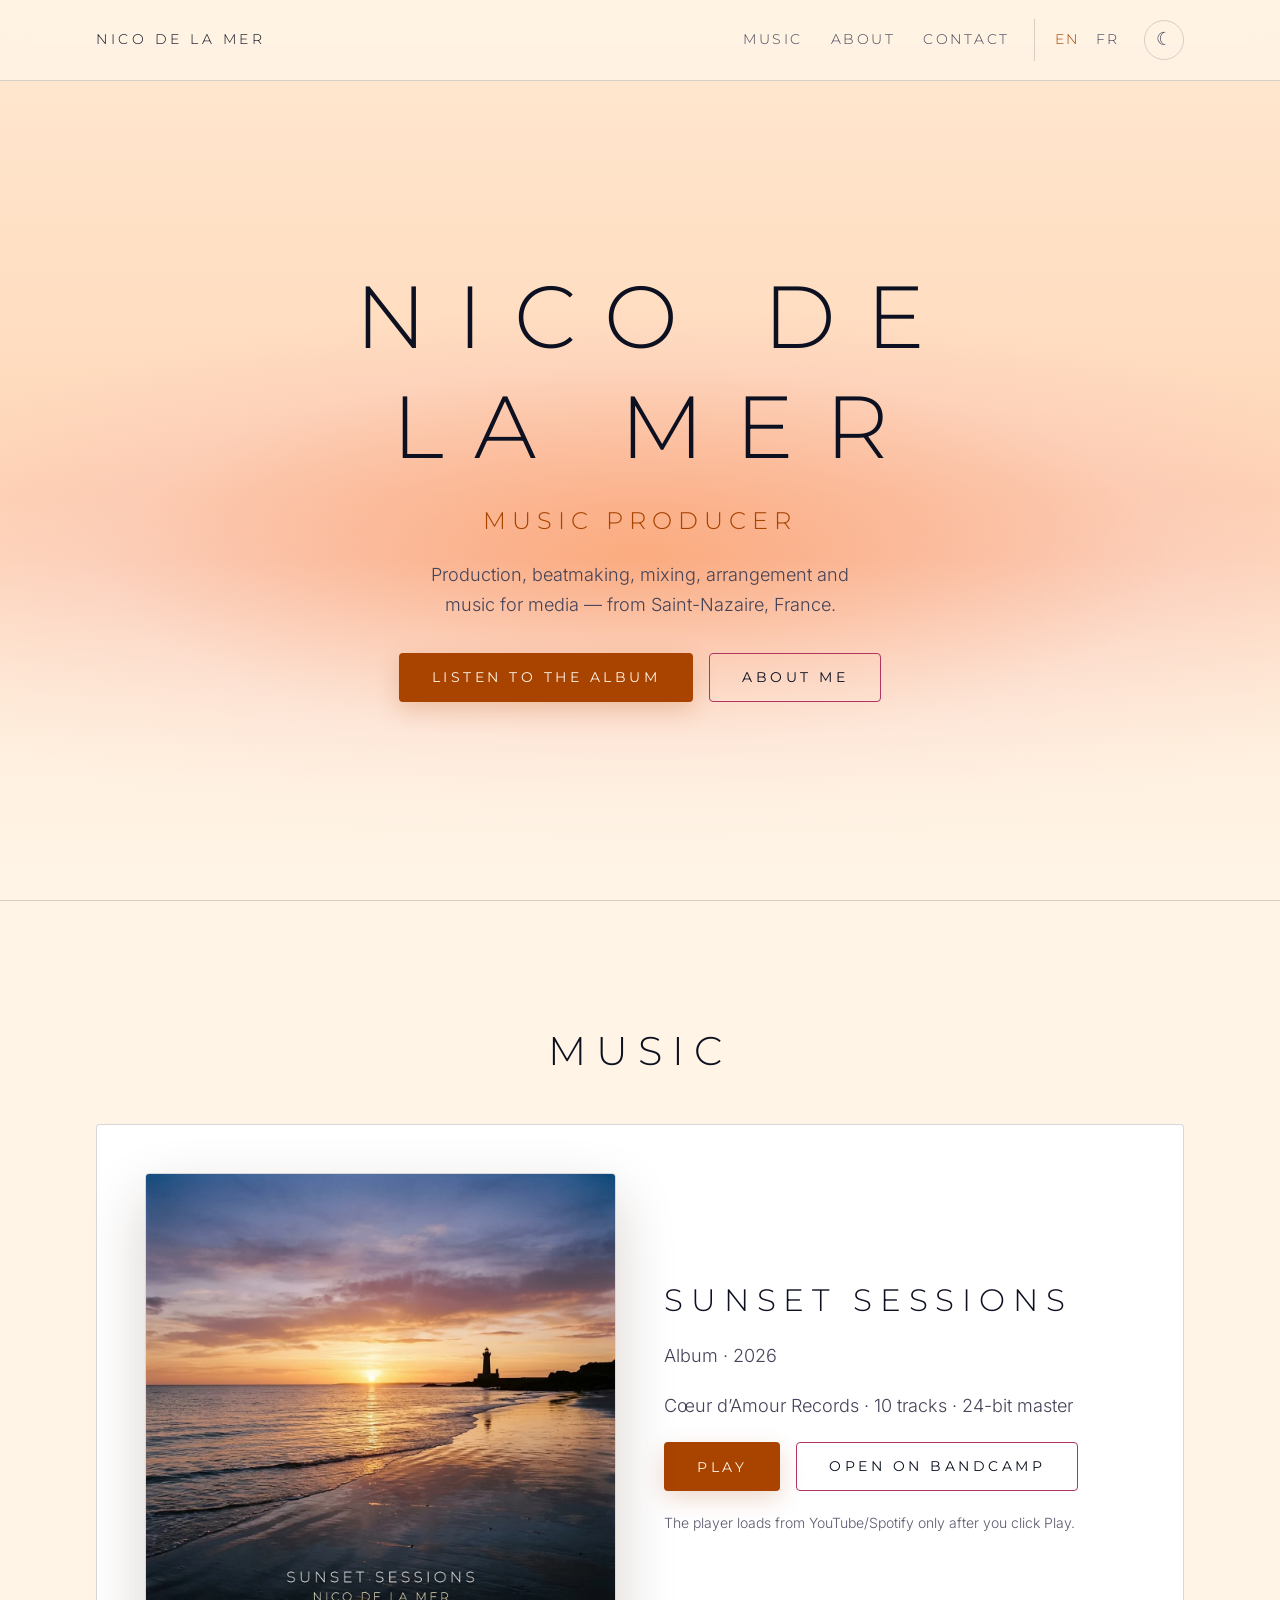
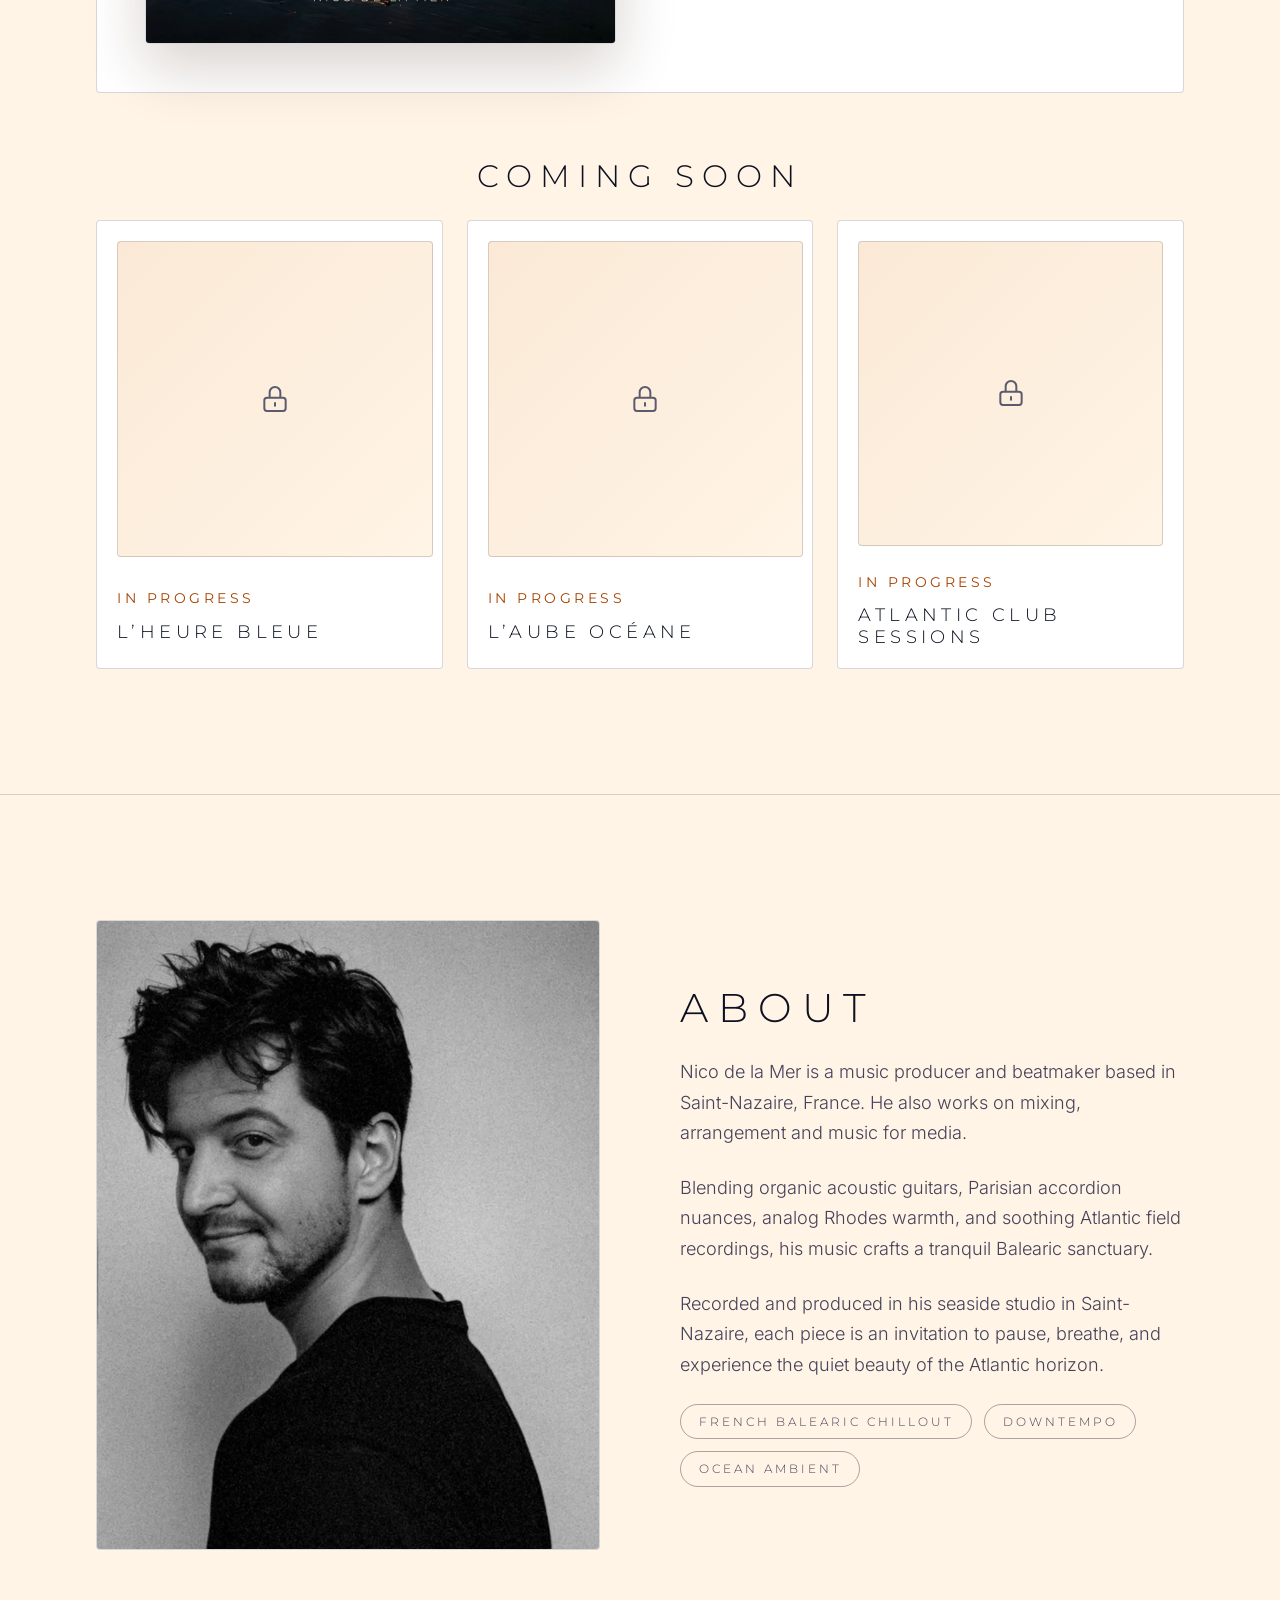
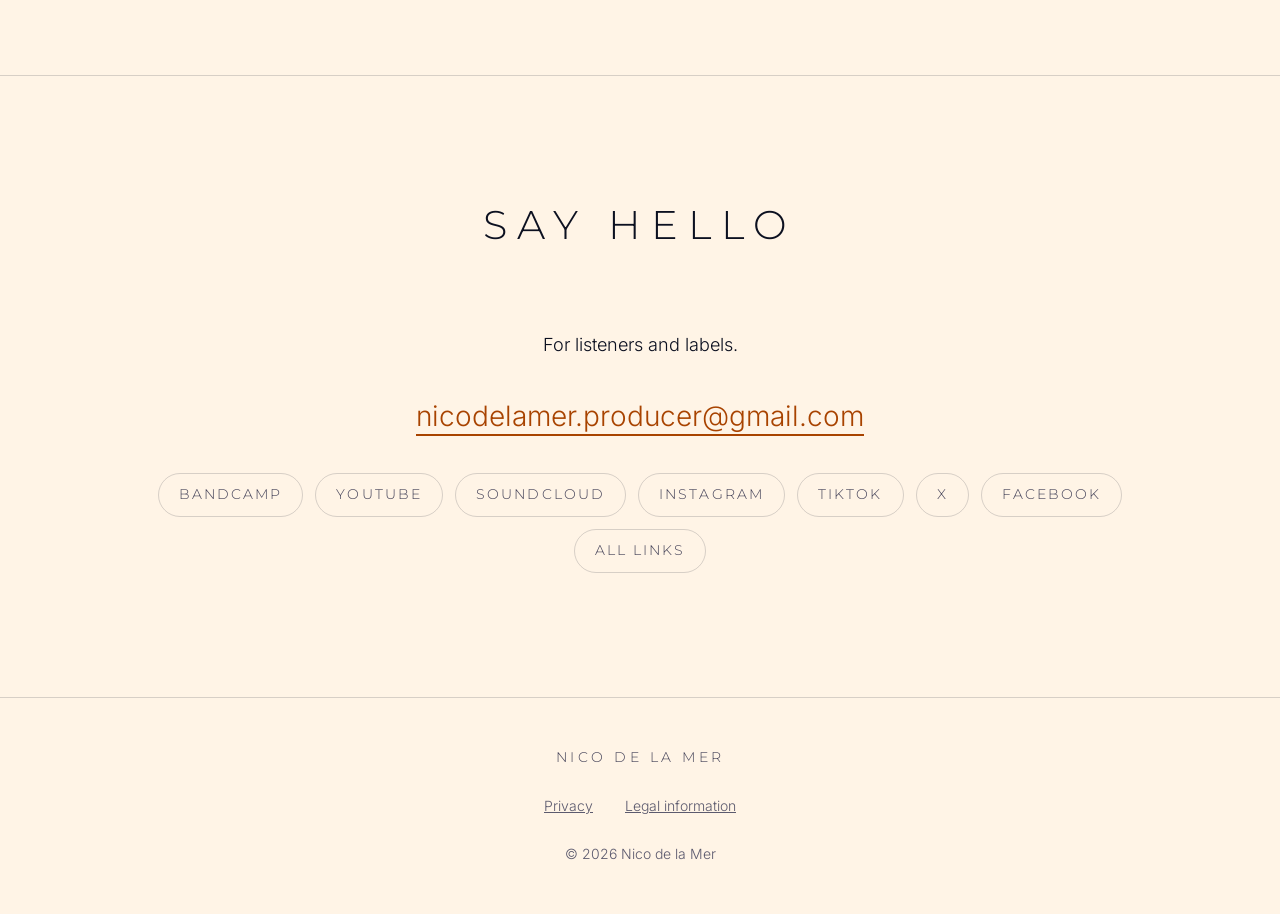
<file: index.html>
<!doctype html>
<html lang="en">
<head>
<meta charset="utf-8">
<meta name="viewport" content="width=device-width, initial-scale=1">
<meta name="msvalidate.01" content="ADF4C258242598CCEF944C5CF8D54D86">
<title>Nico de la Mer — Music producer</title>
<meta name="description" content="Nico de la Mer is a music producer, beatmaker and mixer from Saint-Nazaire, France. Listen to the album Sunset Sessions (2026).">
<meta name="theme-color" content="#fff4e6" media="(prefers-color-scheme: light)">
<meta name="theme-color" content="#0c1020" media="(prefers-color-scheme: dark)">
<link rel="canonical" href="https://nicodelamer.com/">
<link rel="alternate" hreflang="en" href="https://nicodelamer.com/">
<link rel="alternate" hreflang="fr" href="https://nicodelamer.com/fr/">
<link rel="alternate" hreflang="x-default" href="https://nicodelamer.com/">
<meta property="og:type" content="website">
<meta property="og:site_name" content="Nico de la Mer">
<meta property="og:title" content="Nico de la Mer — Music producer">
<meta property="og:description" content="Nico de la Mer is a music producer, beatmaker and mixer from Saint-Nazaire, France. Listen to the album Sunset Sessions (2026).">
<meta property="og:url" content="https://nicodelamer.com/">
<meta property="og:image" content="https://nicodelamer.com/assets/img/og.png">
<meta property="og:image:width" content="1200">
<meta property="og:image:height" content="630">
<meta property="og:locale" content="en_US">
<meta property="og:locale:alternate" content="fr_FR">
<meta name="twitter:card" content="summary_large_image">
<meta name="twitter:title" content="Nico de la Mer — Music producer">
<meta name="twitter:description" content="Nico de la Mer is a music producer, beatmaker and mixer from Saint-Nazaire, France. Listen to the album Sunset Sessions (2026).">
<meta name="twitter:image" content="https://nicodelamer.com/assets/img/og.png">
<link rel="icon" href="/favicon.svg" type="image/svg+xml">
<link rel="apple-touch-icon" href="/assets/img/apple-touch-icon.png">
<link rel="stylesheet" href="/css/tokens.css?v=20261125">
<link rel="stylesheet" href="/css/main.css?v=20261125">
<script type="application/ld+json">
{
  "@context": "https://schema.org",
  "@graph": [
    {
      "@type": "Person",
      "@id": "https://nicodelamer.com/#person",
      "name": "Nico de la Mer",
      "url": "https://nicodelamer.com/",
      "jobTitle": "Music producer",
      "sameAs": [
        "https://nicodelamer.bandcamp.com",
        "https://www.youtube.com/@nicodelamer",
        "https://soundcloud.com/nicodelamer",
        "https://instagram.com/nicodelamer.producer",
        "https://tiktok.com/@nico_de_la_mer",
        "https://x.com/nicodelamerpro",
        "https://www.facebook.com/profile.php?id=61596800463457"
      ]
    },
    {
      "@type": "WebSite",
      "@id": "https://nicodelamer.com/#website",
      "name": "Nico de la Mer",
      "url": "https://nicodelamer.com/",
      "inLanguage": [
        "en",
        "fr"
      ]
    },
    {
      "@type": "ProfilePage",
      "@id": "https://nicodelamer.com/#profile",
      "url": "https://nicodelamer.com/",
      "name": "Nico de la Mer — Music producer",
      "inLanguage": "en",
      "isPartOf": {
        "@id": "https://nicodelamer.com/#website"
      },
      "mainEntity": {
        "@id": "https://nicodelamer.com/#person"
      }
    }
  ]
}
</script>
<script src="/js/theme.js?v=20261125"></script>
</head>
<body>
<a class="skip" href="#main">Skip to content</a>
<header class="site-header">
<div class="wrap">
<a class="brand" href="/">Nico de la Mer</a>
<nav class="nav" aria-label="Main">
<a href="/#music">Music</a>
<a href="/#about">About</a>
<a href="/#contact">Contact</a>
<span class="lang"><a href="/" hreflang="en" lang="en" aria-current="true">EN</a><a href="/fr/" hreflang="fr" lang="fr">FR</a></span>
<button class="theme-toggle" type="button" hidden aria-label="Light or dark theme" aria-pressed="false"></button>
</nav>
</div>
</header>
<main id="main">

<section class="hero" aria-labelledby="top">
<div class="hero-inner">
<h1 id="top" class="display">Nico de la Mer</h1>
<p class="role display">Music producer</p>
<p class="lead">Production, beatmaking, mixing, arrangement and music for media — from Saint-Nazaire, France.</p>
<div class="btn-row">
<a class="btn btn-primary" href="#music">Listen to the album</a>
<a class="btn btn-ghost" href="#about">About me</a>
</div>
</div>
</section>

<section class="section" id="music" aria-labelledby="music-h">
<div class="wrap">
<h2 id="music-h" class="display">Music</h2>
<article class="album">
<div class="cover">
<img src="/assets/img/sunset-sessions.webp" width="1200" height="1200" alt="Sunset Sessions album cover: sunset over the sea with a lighthouse on the shore">
</div>
<div class="album-info">
<h3 class="display">Sunset Sessions</h3>
<p class="meta">Album · 2026</p>
<p class="meta">Cœur d’Amour Records · 10 tracks · 24-bit master</p>
<div class="btn-row">
<button class="btn btn-primary" type="button" data-embed="https://www.youtube-nocookie.com/embed/J7BC6xjsb0M" data-title="Sunset Sessions">Play</button>
<a class="btn btn-ghost" href="https://nicodelamer.bandcamp.com" rel="noopener" target="_blank">Open on Bandcamp</a>
</div>
<p class="embed-note">The player loads from YouTube/Spotify only after you click Play.</p>
</div>
</article>

<h3 class="soon-title display">Coming soon</h3>
<ul class="soon">
<li>
<div class="ph" aria-hidden="true"><svg width="32" height="32" viewBox="0 0 24 24" fill="none" stroke="currentColor" stroke-width="1.5" stroke-linecap="round" stroke-linejoin="round"><path d="M12 15v2m-6 4h12a2 2 0 002-2v-6a2 2 0 00-2-2H6a2 2 0 00-2 2v6a2 2 0 002 2zm10-10V7a4 4 0 00-8 0v4h8z"/></svg></div>
<div><span class="eyebrow tag">In progress</span>
<h4 class="display">L’Heure Bleue</h4></div>
</li>
<li>
<div class="ph" aria-hidden="true"><svg width="32" height="32" viewBox="0 0 24 24" fill="none" stroke="currentColor" stroke-width="1.5" stroke-linecap="round" stroke-linejoin="round"><path d="M12 15v2m-6 4h12a2 2 0 002-2v-6a2 2 0 00-2-2H6a2 2 0 00-2 2v6a2 2 0 002 2zm10-10V7a4 4 0 00-8 0v4h8z"/></svg></div>
<div><span class="eyebrow tag">In progress</span>
<h4 class="display">L’Aube Océane</h4></div>
</li>
<li>
<div class="ph" aria-hidden="true"><svg width="32" height="32" viewBox="0 0 24 24" fill="none" stroke="currentColor" stroke-width="1.5" stroke-linecap="round" stroke-linejoin="round"><path d="M12 15v2m-6 4h12a2 2 0 002-2v-6a2 2 0 00-2-2H6a2 2 0 00-2 2v6a2 2 0 002 2zm10-10V7a4 4 0 00-8 0v4h8z"/></svg></div>
<div><span class="eyebrow tag">In progress</span>
<h4 class="display">Atlantic Club Sessions</h4></div>
</li>
</ul>
</div>
</section>

<section class="section" id="about" aria-labelledby="about-h">
<div class="wrap about">
<div class="photo"><img src="/assets/img/portrait.webp" width="800" height="1000" loading="lazy" alt="Black-and-white portrait of Nico de la Mer"></div>
<div class="about-text">
<h2 id="about-h" class="display">About</h2>
<p>Nico de la Mer is a music producer and beatmaker based in Saint-Nazaire, France. He also works on mixing, arrangement and music for media.</p>
<p>Blending organic acoustic guitars, Parisian accordion nuances, analog Rhodes warmth, and soothing Atlantic field recordings, his music crafts a tranquil Balearic sanctuary.</p>
<p>Recorded and produced in his seaside studio in Saint-Nazaire, each piece is an invitation to pause, breathe, and experience the quiet beauty of the Atlantic horizon.</p>
<ul class="tags"><li>French Balearic Chillout</li><li>Downtempo</li><li>Ocean Ambient</li></ul>
</div>
</div>
</section>

<section class="section" id="contact" aria-labelledby="contact-h">
<div class="wrap contact">
<h2 id="contact-h" class="display">Say hello</h2>
<p>For listeners and labels.</p>
<a class="mail" href="mailto:nicodelamer.producer@gmail.com">nicodelamer.producer@gmail.com</a>
<ul class="socials">
<li><a href="https://nicodelamer.bandcamp.com" rel="me noopener" target="_blank">Bandcamp</a></li>
<li><a href="https://www.youtube.com/@nicodelamer" rel="me noopener" target="_blank">YouTube</a></li>
<li><a href="https://soundcloud.com/nicodelamer" rel="me noopener" target="_blank">SoundCloud</a></li>
<li><a href="https://instagram.com/nicodelamer.producer" rel="me noopener" target="_blank">Instagram</a></li>
<li><a href="https://tiktok.com/@nico_de_la_mer" rel="me noopener" target="_blank">TikTok</a></li>
<li><a href="https://x.com/nicodelamerpro" rel="me noopener" target="_blank">X</a></li>
<li><a href="https://www.facebook.com/profile.php?id=61596800463457" rel="me noopener" target="_blank">Facebook</a></li>
<li><a href="/links/">All links</a></li>
</ul>
</div>
</section>

</main>
<footer class="site-footer">
<a class="brand" href="/">Nico de la Mer</a>
<nav aria-label="Legal">
<a href="/en/privacy/">Privacy</a>
<a href="/en/legal/">Legal information</a>
</nav>
<p>© 2026 Nico de la Mer</p>
</footer>
<script src="/js/main.js?v=20261125" defer></script>
</body>
</html>
</file>
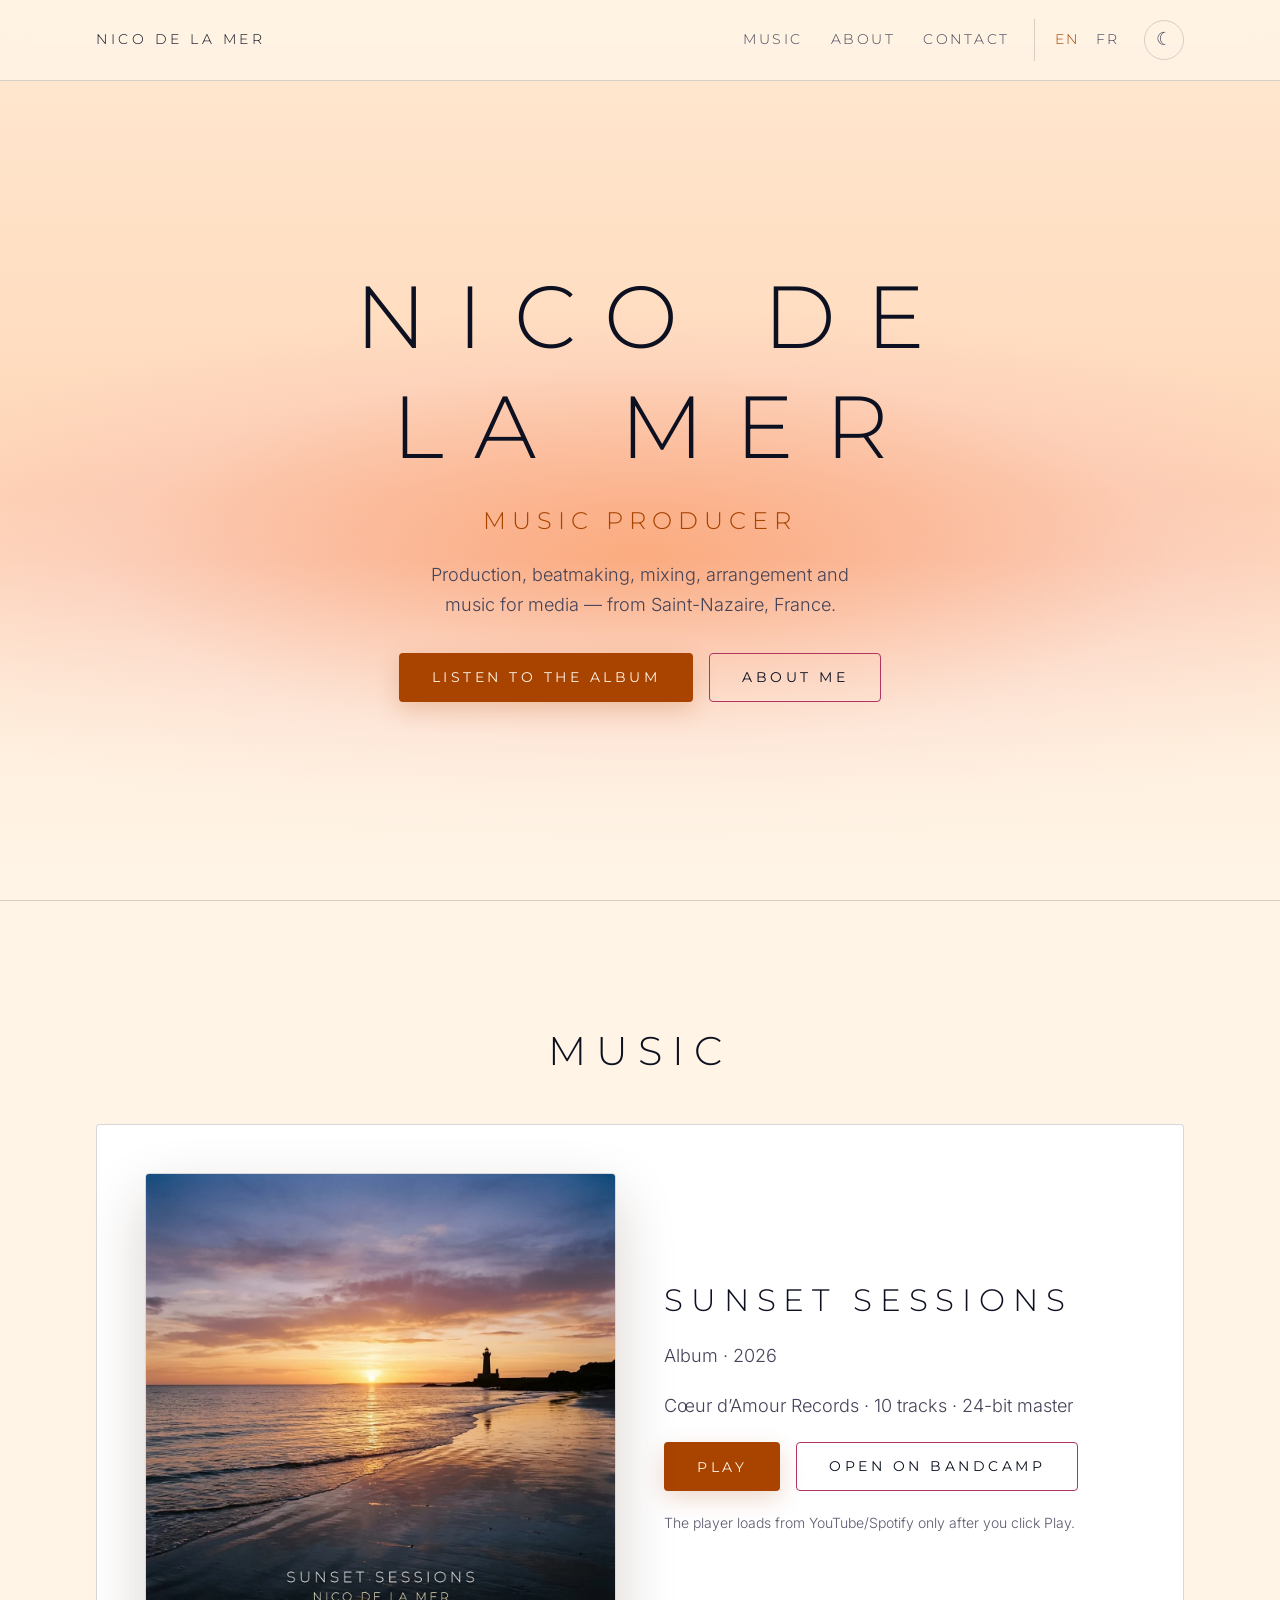
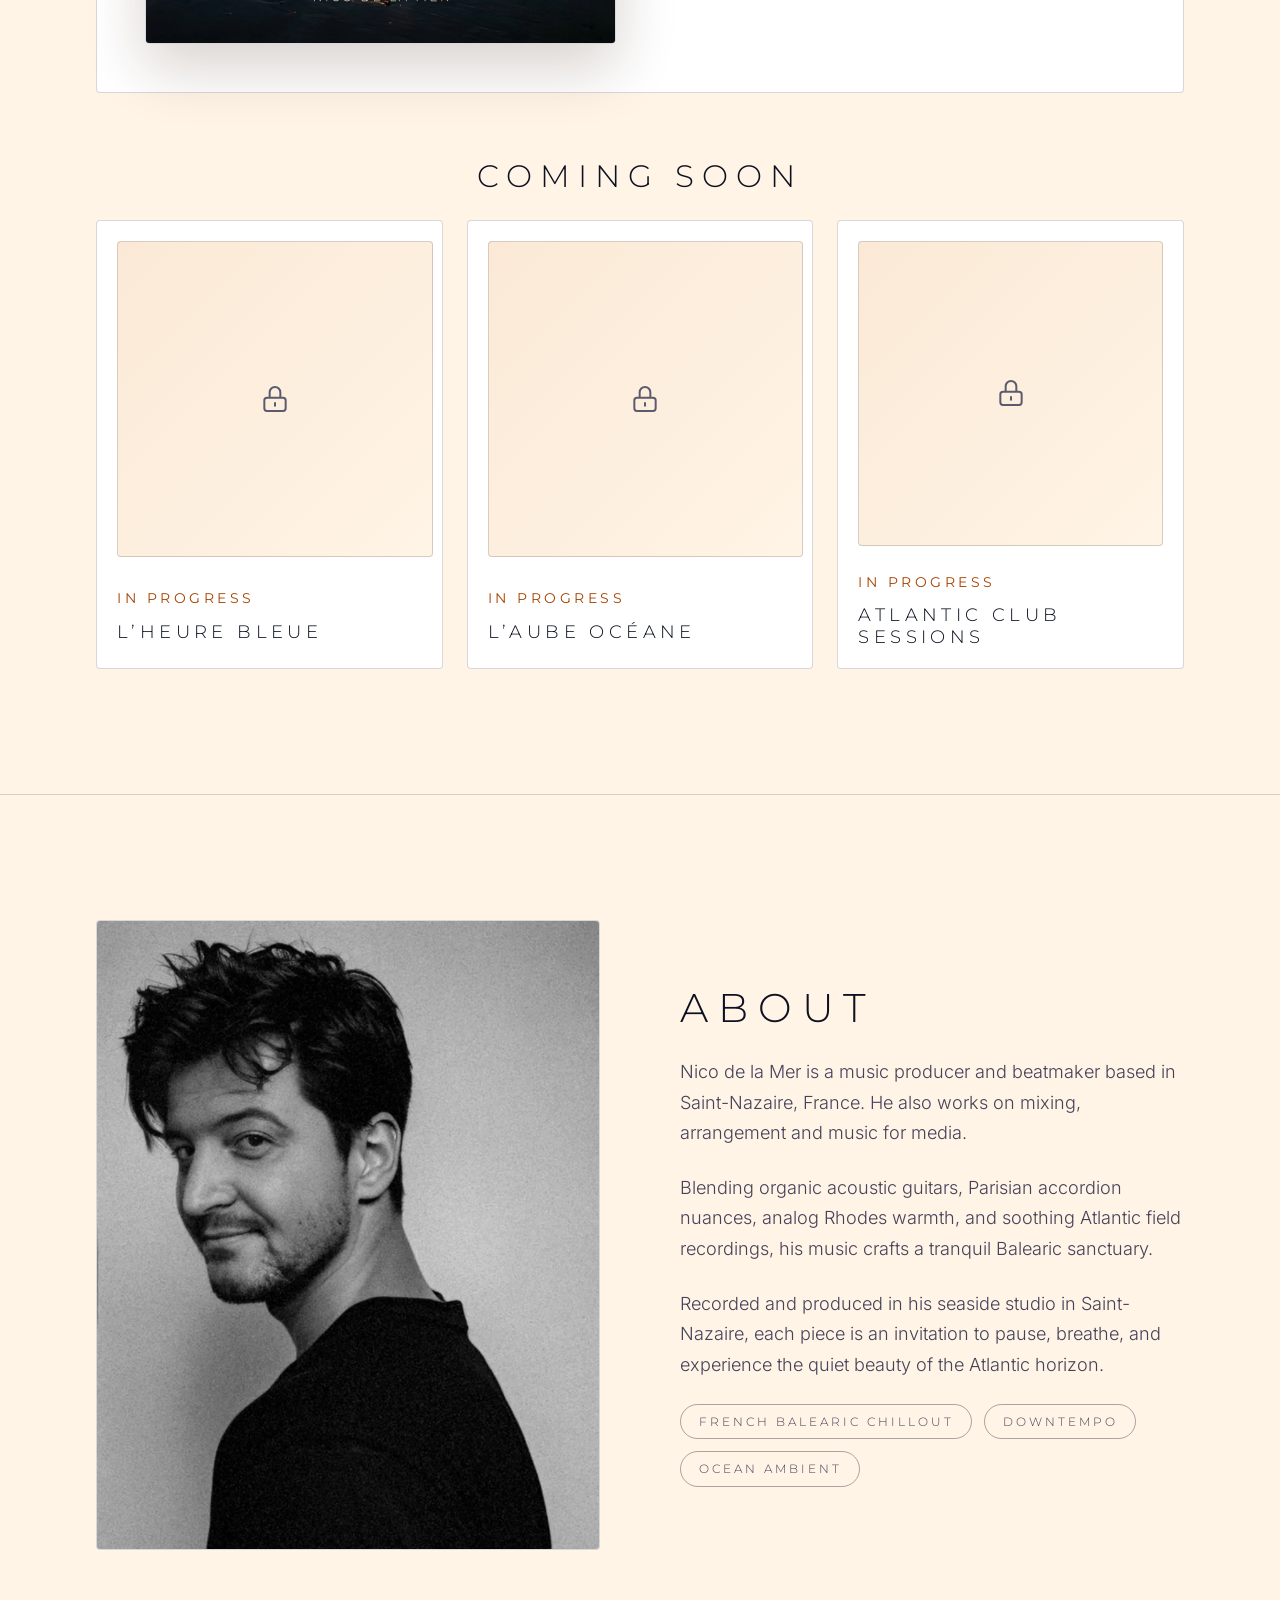
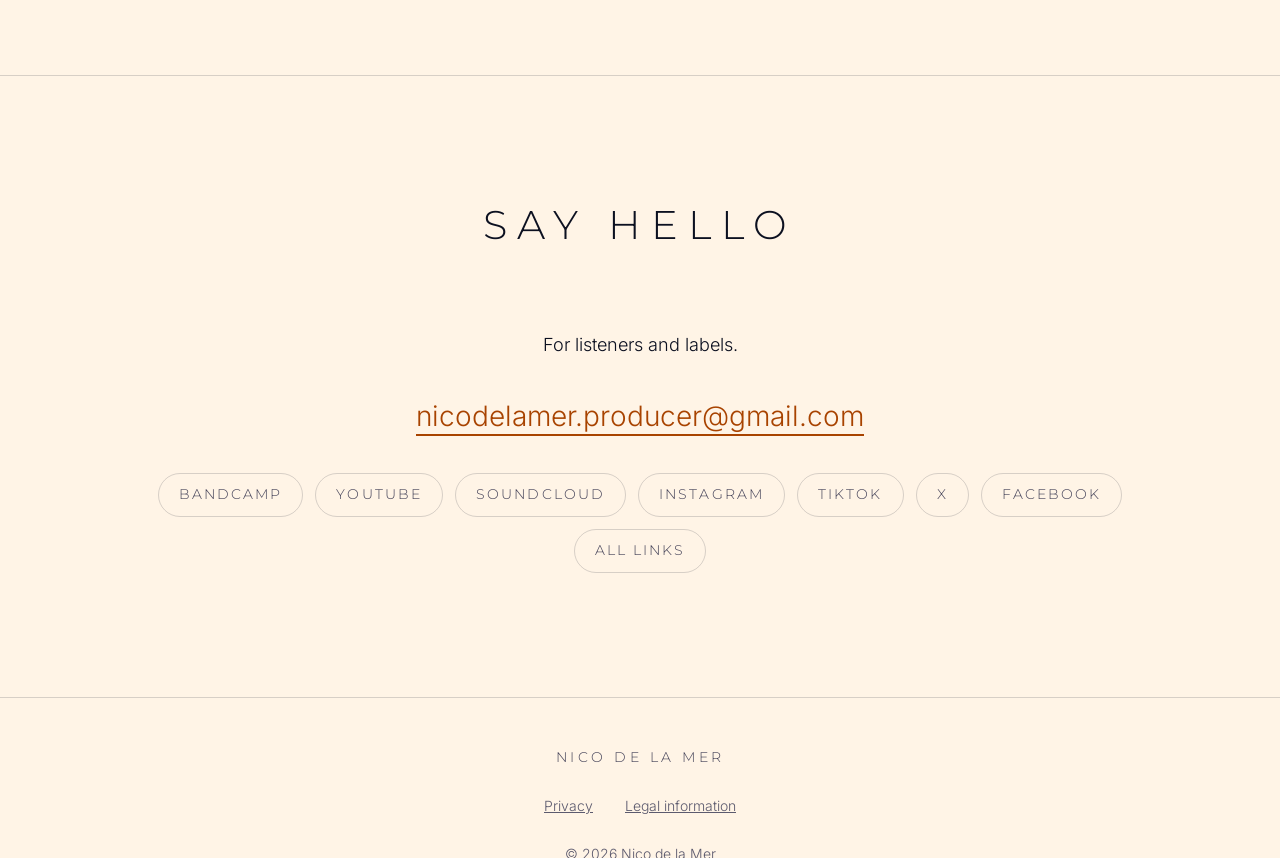
<file: en/index.html>
<!doctype html>
<html lang="en">
<head>
<meta charset="utf-8">
<title>Nico de la Mer — Music producer</title>
<meta name="robots" content="noindex">
<link rel="canonical" href="https://nicodelamer.com/">
<meta http-equiv="refresh" content="0; url=/">
</head>
<body><p><a href="/">Nico de la Mer</a></p></body>
</html>
</file>
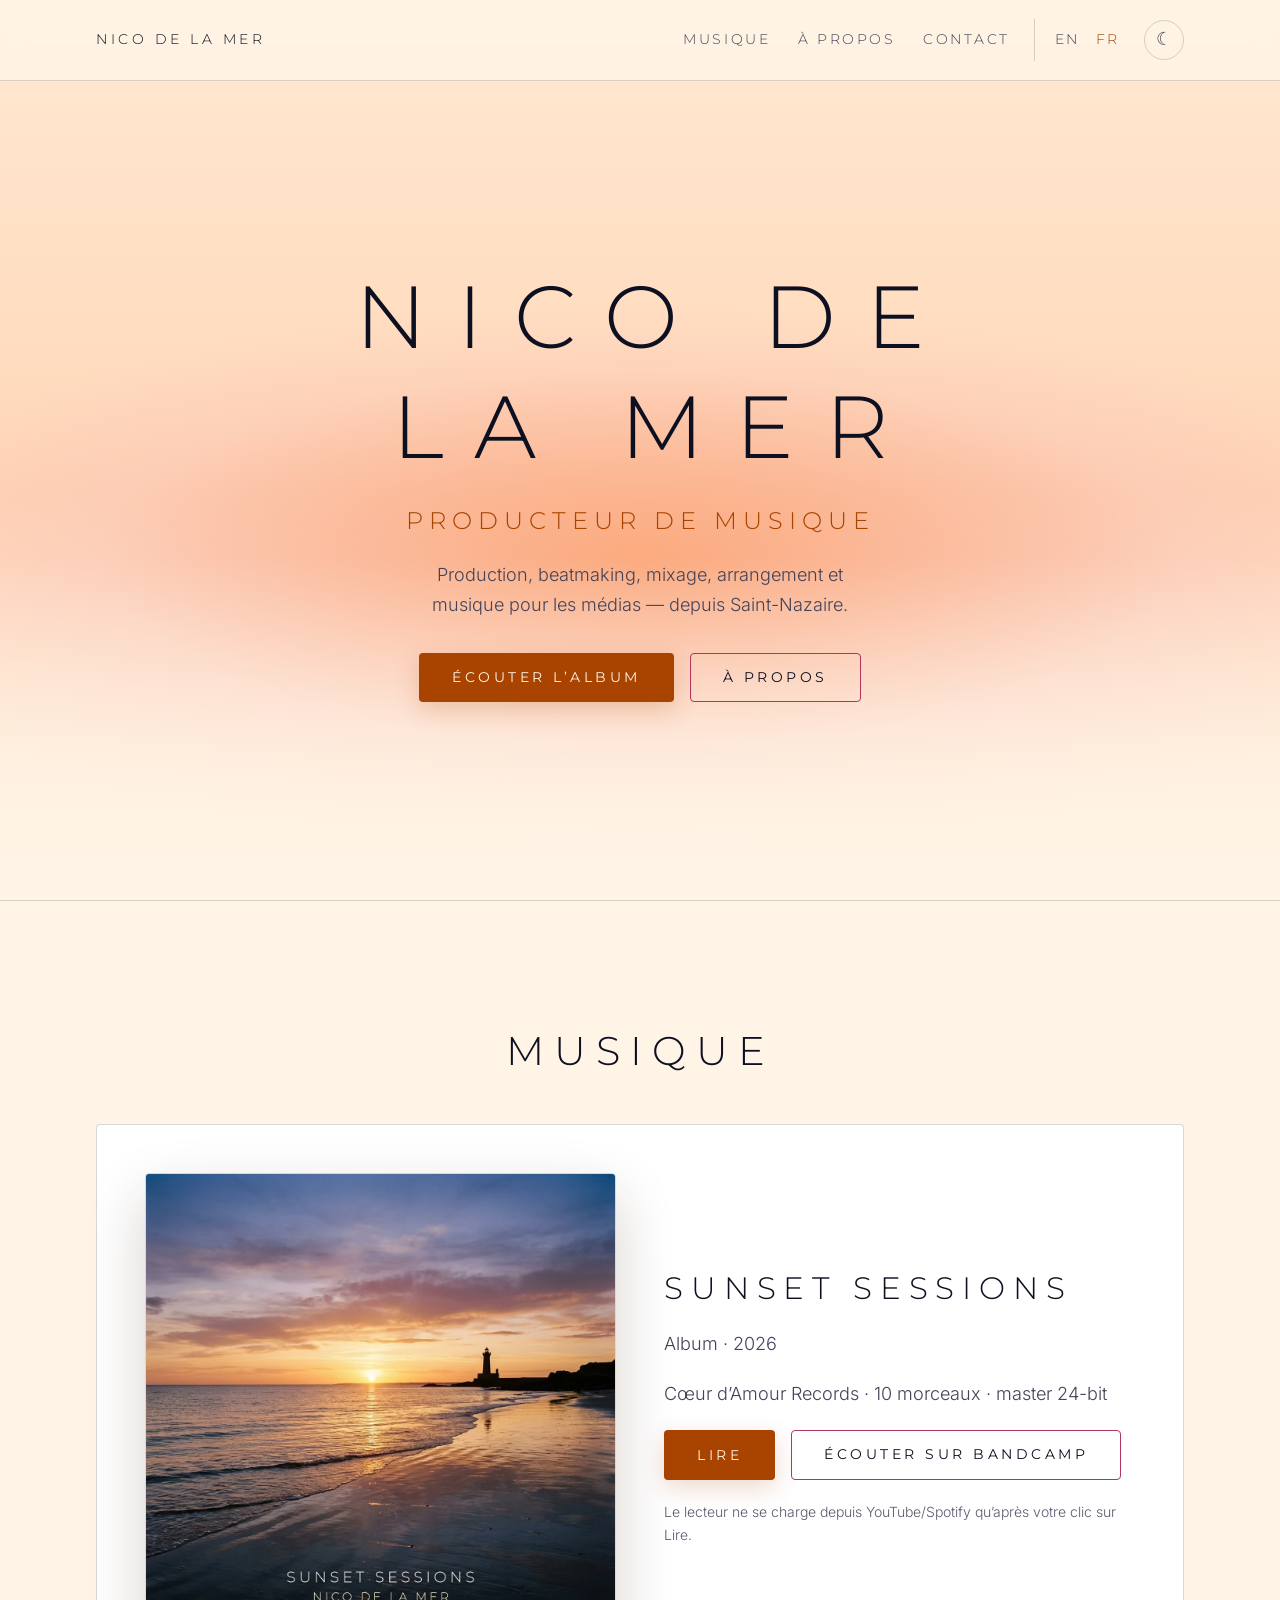
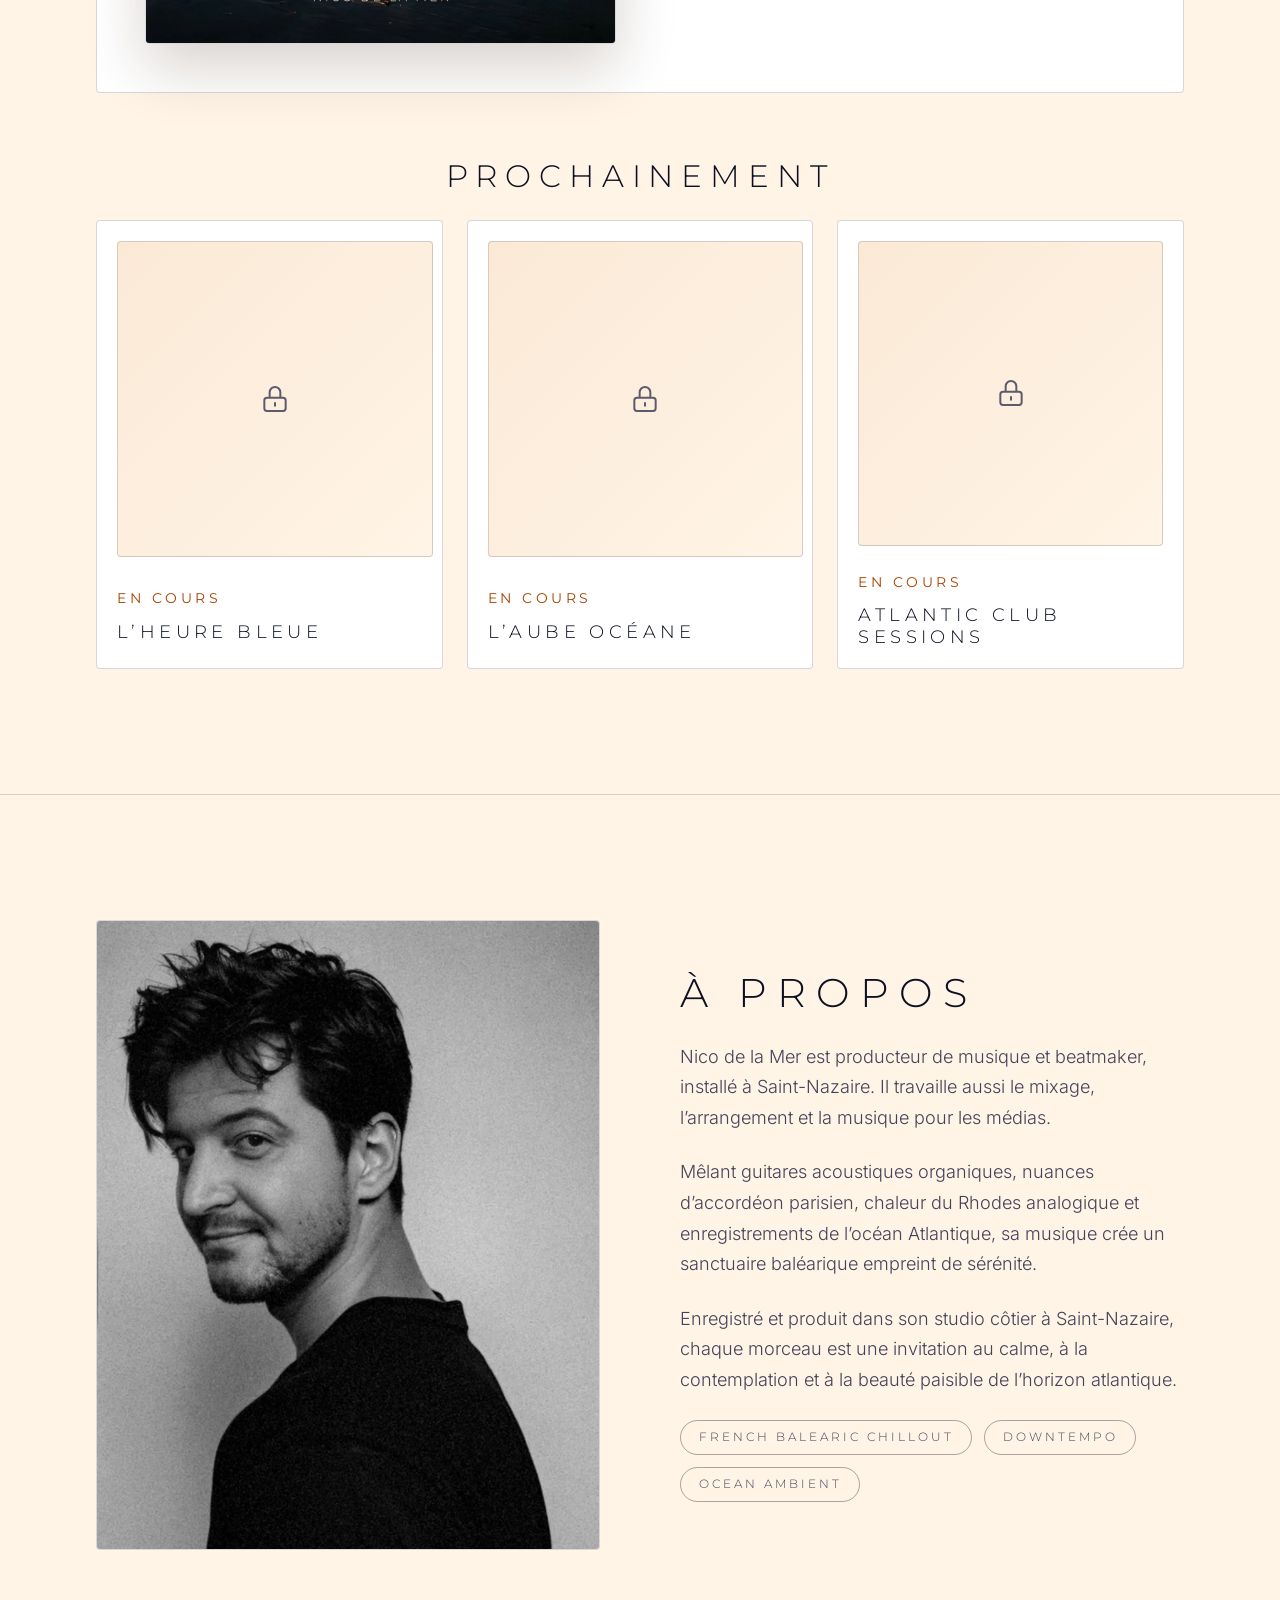
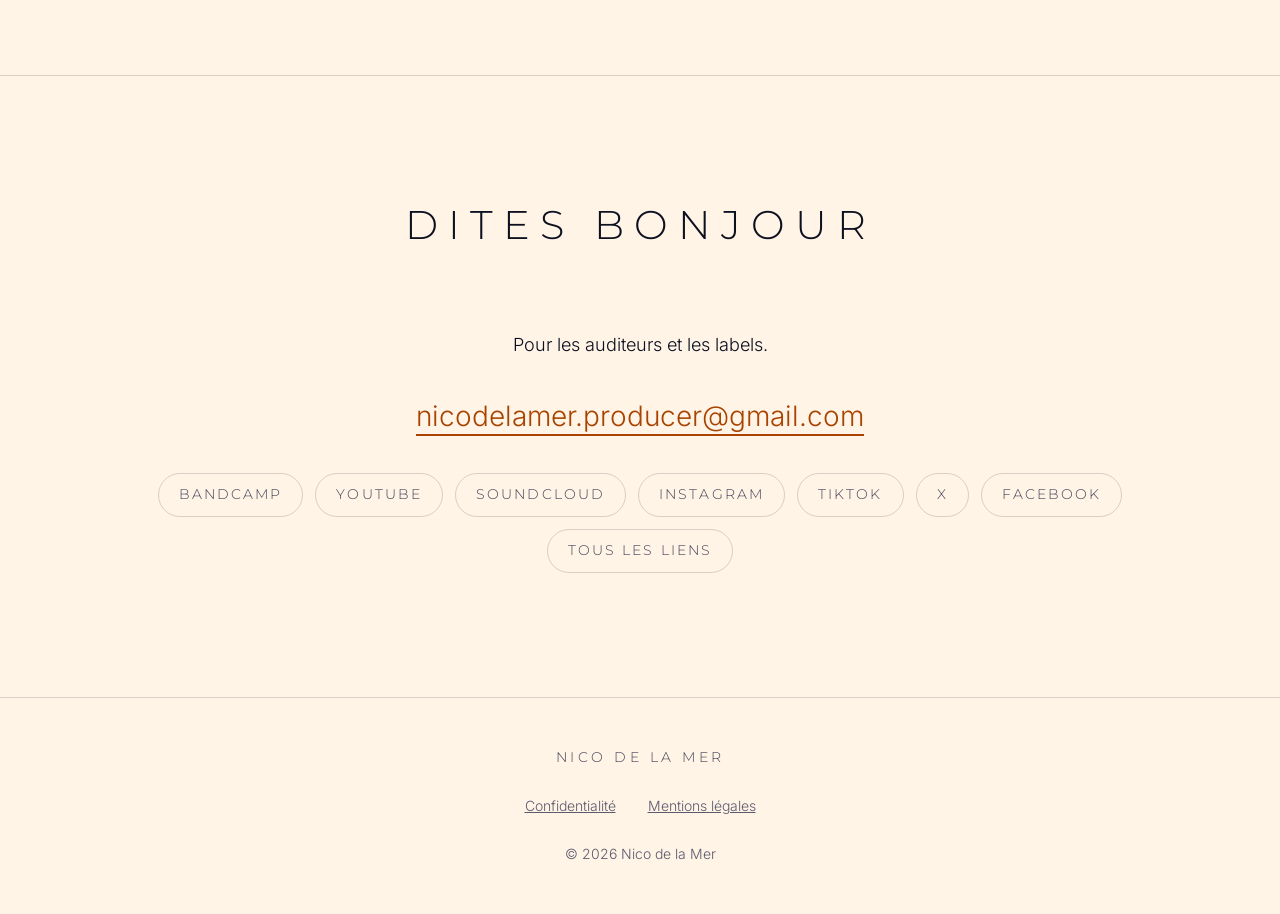
<file: fr/index.html>
<!doctype html>
<html lang="fr">
<head>
<meta charset="utf-8">
<meta name="viewport" content="width=device-width, initial-scale=1">
<title>Nico de la Mer — Producteur de musique</title>
<meta name="description" content="Nico de la Mer est producteur de musique et beatmaker à Saint-Nazaire. Écoutez l’album Sunset Sessions (2026).">
<meta name="theme-color" content="#fff4e6" media="(prefers-color-scheme: light)">
<meta name="theme-color" content="#0c1020" media="(prefers-color-scheme: dark)">
<link rel="canonical" href="https://nicodelamer.com/fr/">
<link rel="alternate" hreflang="en" href="https://nicodelamer.com/">
<link rel="alternate" hreflang="fr" href="https://nicodelamer.com/fr/">
<link rel="alternate" hreflang="x-default" href="https://nicodelamer.com/">
<meta property="og:type" content="website">
<meta property="og:site_name" content="Nico de la Mer">
<meta property="og:title" content="Nico de la Mer — Producteur de musique">
<meta property="og:description" content="Nico de la Mer est producteur de musique et beatmaker à Saint-Nazaire. Écoutez l’album Sunset Sessions (2026).">
<meta property="og:url" content="https://nicodelamer.com/fr/">
<meta property="og:image" content="https://nicodelamer.com/assets/img/og.png">
<meta property="og:image:width" content="1200">
<meta property="og:image:height" content="630">
<meta property="og:locale" content="fr_FR">
<meta property="og:locale:alternate" content="en_US">
<meta name="twitter:card" content="summary_large_image">
<meta name="twitter:title" content="Nico de la Mer — Producteur de musique">
<meta name="twitter:description" content="Nico de la Mer est producteur de musique et beatmaker à Saint-Nazaire. Écoutez l’album Sunset Sessions (2026).">
<meta name="twitter:image" content="https://nicodelamer.com/assets/img/og.png">
<link rel="icon" href="/favicon.svg" type="image/svg+xml">
<link rel="apple-touch-icon" href="/assets/img/apple-touch-icon.png">
<link rel="stylesheet" href="/css/tokens.css?v=20261125">
<link rel="stylesheet" href="/css/main.css?v=20261125">
<script type="application/ld+json">
{
  "@context": "https://schema.org",
  "@graph": [
    {
      "@type": "Person",
      "@id": "https://nicodelamer.com/#person",
      "name": "Nico de la Mer",
      "url": "https://nicodelamer.com/fr/",
      "jobTitle": "Music producer",
      "sameAs": [
        "https://nicodelamer.bandcamp.com",
        "https://www.youtube.com/@nicodelamer",
        "https://soundcloud.com/nicodelamer",
        "https://instagram.com/nicodelamer.producer",
        "https://tiktok.com/@nico_de_la_mer",
        "https://x.com/nicodelamerpro",
        "https://www.facebook.com/profile.php?id=61596800463457"
      ]
    },
    {
      "@type": "WebSite",
      "@id": "https://nicodelamer.com/#website",
      "name": "Nico de la Mer",
      "url": "https://nicodelamer.com/",
      "inLanguage": [
        "en",
        "fr"
      ]
    },
    {
      "@type": "ProfilePage",
      "@id": "https://nicodelamer.com/fr/#profile",
      "url": "https://nicodelamer.com/fr/",
      "name": "Nico de la Mer — Producteur de musique",
      "inLanguage": "fr",
      "isPartOf": {
        "@id": "https://nicodelamer.com/#website"
      },
      "mainEntity": {
        "@id": "https://nicodelamer.com/#person"
      }
    }
  ]
}
</script>
<script src="/js/theme.js?v=20261125"></script>
</head>
<body>
<a class="skip" href="#main">Aller au contenu</a>
<header class="site-header">
<div class="wrap">
<a class="brand" href="/fr/">Nico de la Mer</a>
<nav class="nav" aria-label="Principale">
<a href="/fr/#music">Musique</a>
<a href="/fr/#about">À propos</a>
<a href="/fr/#contact">Contact</a>
<span class="lang"><a href="/" hreflang="en" lang="en">EN</a><a href="/fr/" hreflang="fr" lang="fr" aria-current="true">FR</a></span>
<button class="theme-toggle" type="button" hidden aria-label="Thème clair ou sombre" aria-pressed="false"></button>
</nav>
</div>
</header>
<main id="main">

<section class="hero" aria-labelledby="top">
<div class="hero-inner">
<h1 id="top" class="display">Nico de la Mer</h1>
<p class="role display">Producteur de musique</p>
<p class="lead">Production, beatmaking, mixage, arrangement et musique pour les médias — depuis Saint-Nazaire.</p>
<div class="btn-row">
<a class="btn btn-primary" href="#music">Écouter l’album</a>
<a class="btn btn-ghost" href="#about">À propos</a>
</div>
</div>
</section>

<section class="section" id="music" aria-labelledby="music-h">
<div class="wrap">
<h2 id="music-h" class="display">Musique</h2>
<article class="album">
<div class="cover">
<img src="/assets/img/sunset-sessions.webp" width="1200" height="1200" alt="Pochette de l’album Sunset Sessions : coucher de soleil sur la mer avec un phare sur le rivage">
</div>
<div class="album-info">
<h3 class="display">Sunset Sessions</h3>
<p class="meta">Album · 2026</p>
<p class="meta">Cœur d’Amour Records · 10 morceaux · master 24-bit</p>
<div class="btn-row">
<button class="btn btn-primary" type="button" data-embed="https://www.youtube-nocookie.com/embed/J7BC6xjsb0M" data-title="Sunset Sessions">Lire</button>
<a class="btn btn-ghost" href="https://nicodelamer.bandcamp.com" rel="noopener" target="_blank">Écouter sur Bandcamp</a>
</div>
<p class="embed-note">Le lecteur ne se charge depuis YouTube/Spotify qu’après votre clic sur Lire.</p>
</div>
</article>

<h3 class="soon-title display">Prochainement</h3>
<ul class="soon">
<li>
<div class="ph" aria-hidden="true"><svg width="32" height="32" viewBox="0 0 24 24" fill="none" stroke="currentColor" stroke-width="1.5" stroke-linecap="round" stroke-linejoin="round"><path d="M12 15v2m-6 4h12a2 2 0 002-2v-6a2 2 0 00-2-2H6a2 2 0 00-2 2v6a2 2 0 002 2zm10-10V7a4 4 0 00-8 0v4h8z"/></svg></div>
<div><span class="eyebrow tag">En cours</span>
<h4 class="display">L’Heure Bleue</h4></div>
</li>
<li>
<div class="ph" aria-hidden="true"><svg width="32" height="32" viewBox="0 0 24 24" fill="none" stroke="currentColor" stroke-width="1.5" stroke-linecap="round" stroke-linejoin="round"><path d="M12 15v2m-6 4h12a2 2 0 002-2v-6a2 2 0 00-2-2H6a2 2 0 00-2 2v6a2 2 0 002 2zm10-10V7a4 4 0 00-8 0v4h8z"/></svg></div>
<div><span class="eyebrow tag">En cours</span>
<h4 class="display">L’Aube Océane</h4></div>
</li>
<li>
<div class="ph" aria-hidden="true"><svg width="32" height="32" viewBox="0 0 24 24" fill="none" stroke="currentColor" stroke-width="1.5" stroke-linecap="round" stroke-linejoin="round"><path d="M12 15v2m-6 4h12a2 2 0 002-2v-6a2 2 0 00-2-2H6a2 2 0 00-2 2v6a2 2 0 002 2zm10-10V7a4 4 0 00-8 0v4h8z"/></svg></div>
<div><span class="eyebrow tag">En cours</span>
<h4 class="display">Atlantic Club Sessions</h4></div>
</li>
</ul>
</div>
</section>

<section class="section" id="about" aria-labelledby="about-h">
<div class="wrap about">
<div class="photo"><img src="/assets/img/portrait.webp" width="800" height="1000" loading="lazy" alt="Portrait en noir et blanc de Nico de la Mer"></div>
<div class="about-text">
<h2 id="about-h" class="display">À propos</h2>
<p>Nico de la Mer est producteur de musique et beatmaker, installé à Saint-Nazaire. Il travaille aussi le mixage, l’arrangement et la musique pour les médias.</p>
<p>Mêlant guitares acoustiques organiques, nuances d’accordéon parisien, chaleur du Rhodes analogique et enregistrements de l’océan Atlantique, sa musique crée un sanctuaire baléarique empreint de sérénité.</p>
<p>Enregistré et produit dans son studio côtier à Saint-Nazaire, chaque morceau est une invitation au calme, à la contemplation et à la beauté paisible de l’horizon atlantique.</p>
<ul class="tags"><li>French Balearic Chillout</li><li>Downtempo</li><li>Ocean Ambient</li></ul>
</div>
</div>
</section>

<section class="section" id="contact" aria-labelledby="contact-h">
<div class="wrap contact">
<h2 id="contact-h" class="display">Dites bonjour</h2>
<p>Pour les auditeurs et les labels.</p>
<a class="mail" href="mailto:nicodelamer.producer@gmail.com">nicodelamer.producer@gmail.com</a>
<ul class="socials">
<li><a href="https://nicodelamer.bandcamp.com" rel="me noopener" target="_blank">Bandcamp</a></li>
<li><a href="https://www.youtube.com/@nicodelamer" rel="me noopener" target="_blank">YouTube</a></li>
<li><a href="https://soundcloud.com/nicodelamer" rel="me noopener" target="_blank">SoundCloud</a></li>
<li><a href="https://instagram.com/nicodelamer.producer" rel="me noopener" target="_blank">Instagram</a></li>
<li><a href="https://tiktok.com/@nico_de_la_mer" rel="me noopener" target="_blank">TikTok</a></li>
<li><a href="https://x.com/nicodelamerpro" rel="me noopener" target="_blank">X</a></li>
<li><a href="https://www.facebook.com/profile.php?id=61596800463457" rel="me noopener" target="_blank">Facebook</a></li>
<li><a href="/fr/links/">Tous les liens</a></li>
</ul>
</div>
</section>

</main>
<footer class="site-footer">
<a class="brand" href="/fr/">Nico de la Mer</a>
<nav aria-label="Légal">
<a href="/fr/confidentialite/">Confidentialité</a>
<a href="/fr/mentions-legales/">Mentions légales</a>
</nav>
<p>© 2026 Nico de la Mer</p>
</footer>
<script src="/js/main.js?v=20261125" defer></script>
</body>
</html>
</file>
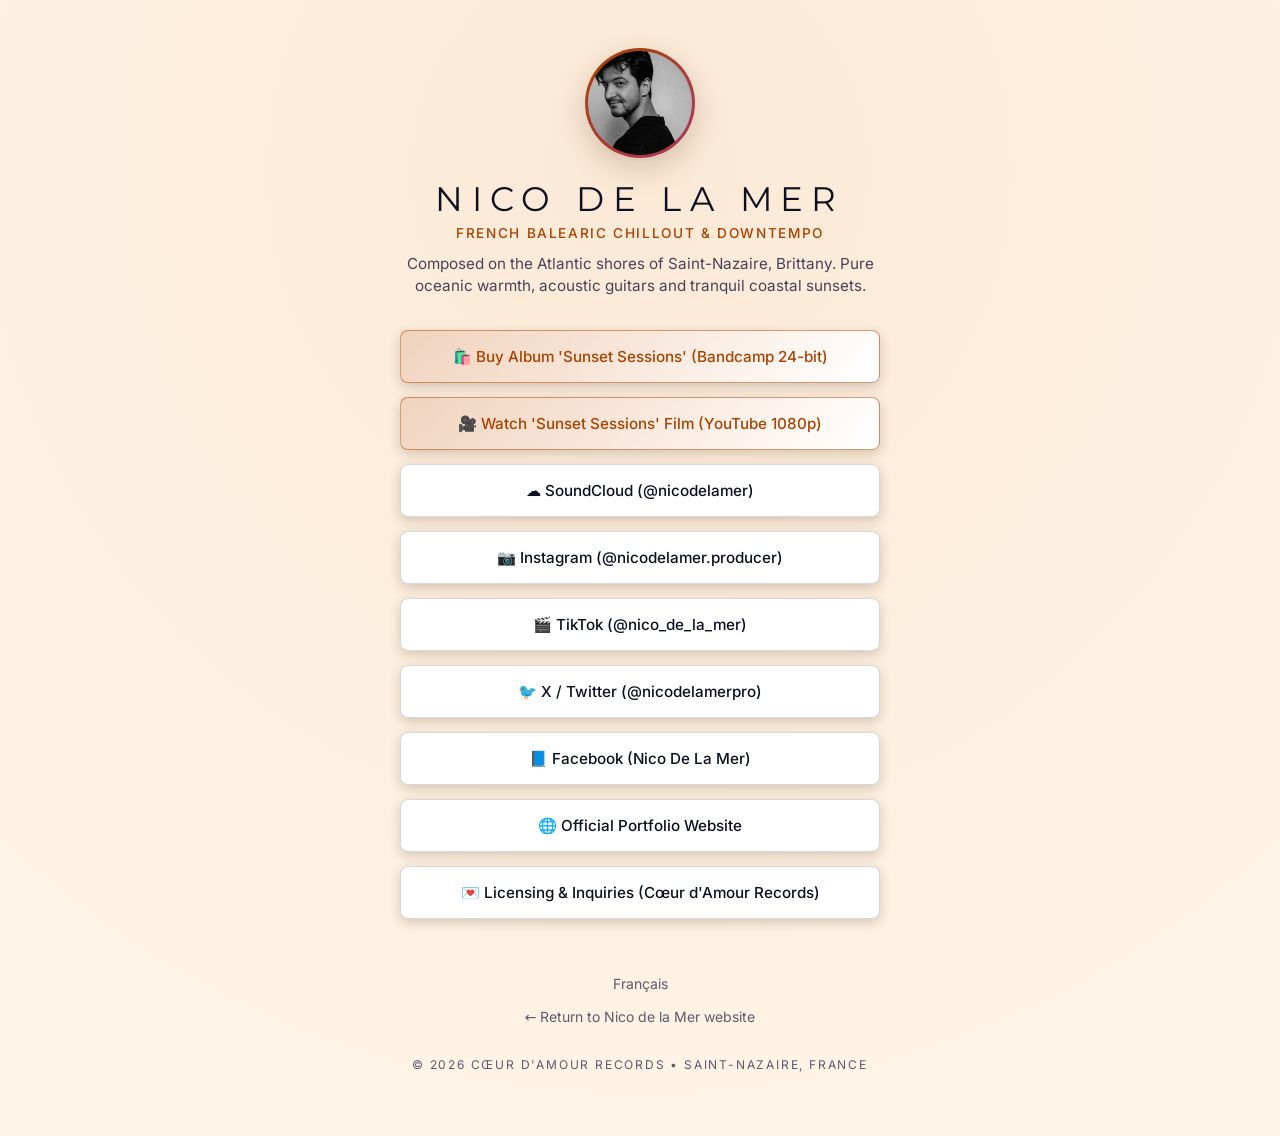
<file: links/index.html>
<!doctype html>
<html lang="en">
<head>
<meta charset="utf-8">
<meta name="viewport" content="width=device-width, initial-scale=1">
<title>Nico de la Mer — Official Links & Music Hub</title>
<meta name="description" content="Official links and music streaming hub for French Balearic Chillout & Downtempo producer Nico de la Mer.">
<meta name="theme-color" content="#fff4e6" media="(prefers-color-scheme: light)">
<meta name="theme-color" content="#0c1020" media="(prefers-color-scheme: dark)">
<link rel="canonical" href="https://nicodelamer.com/links/">
<link rel="alternate" hreflang="en" href="https://nicodelamer.com/links/">
<link rel="alternate" hreflang="fr" href="https://nicodelamer.com/fr/links/">
<link rel="alternate" hreflang="x-default" href="https://nicodelamer.com/links/">
<link rel="icon" href="/favicon.svg" type="image/svg+xml">
<link rel="apple-touch-icon" href="/assets/img/apple-touch-icon.png">
<link rel="stylesheet" href="/css/tokens.css?v=20261125">
<link rel="stylesheet" href="/css/links.css?v=20261125">
<script src="/js/theme.js?v=20261125"></script>
</head>
<body>
<div class="bio-hub">
  <div class="avatar-wrap">
    <img src="/assets/img/portrait.webp" alt="Nico de la Mer" class="avatar-img" width="110" height="110">
  </div>
  <h1 class="artist-title">Nico de la Mer</h1>
  <div class="tagline">French Balearic Chillout & Downtempo</div>
  <p class="bio-text">Composed on the Atlantic shores of Saint-Nazaire, Brittany. Pure oceanic warmth, acoustic guitars and tranquil coastal sunsets.</p>

  <div class="links-group">
    <a href="https://nicodelamer.bandcamp.com" target="_blank" rel="noopener" class="link-btn featured">
      🛍️ Buy Album 'Sunset Sessions' (Bandcamp 24-bit)
    </a>
    <a href="https://www.youtube.com/@nicodelamer" target="_blank" rel="noopener" class="link-btn featured">
      🎥 Watch 'Sunset Sessions' Film (YouTube 1080p)
    </a>
    <a href="https://soundcloud.com/nicodelamer" target="_blank" rel="noopener" class="link-btn">
      ☁️ SoundCloud (@nicodelamer)
    </a>
    <a href="https://instagram.com/nicodelamer.producer" target="_blank" rel="noopener" class="link-btn">
      📷 Instagram (@nicodelamer.producer)
    </a>
    <a href="https://tiktok.com/@nico_de_la_mer" target="_blank" rel="noopener" class="link-btn">
      🎬 TikTok (@nico_de_la_mer)
    </a>
    <a href="https://x.com/nicodelamerpro" target="_blank" rel="noopener" class="link-btn">
      🐦 X / Twitter (@nicodelamerpro)
    </a>
    <a href="https://www.facebook.com/profile.php?id=61596800463457" target="_blank" rel="noopener" class="link-btn">
      📘 Facebook (Nico De La Mer)
    </a>
    <a href="/" class="link-btn">
      🌐 Official Portfolio Website
    </a>
    <a href="mailto:nicodelamer.producer@gmail.com" class="link-btn">
      💌 Licensing & Inquiries (Cœur d'Amour Records)
    </a>
  </div>

  <a href="/fr/links/" class="back-to-site" hreflang="fr" lang="fr">Français</a>
  <a href="/" class="back-to-site">← Return to Nico de la Mer website</a>
  <div class="footer-sub">© 2026 Cœur d'Amour Records • Saint-Nazaire, France</div>
</div>
</body>
</html>
</file>
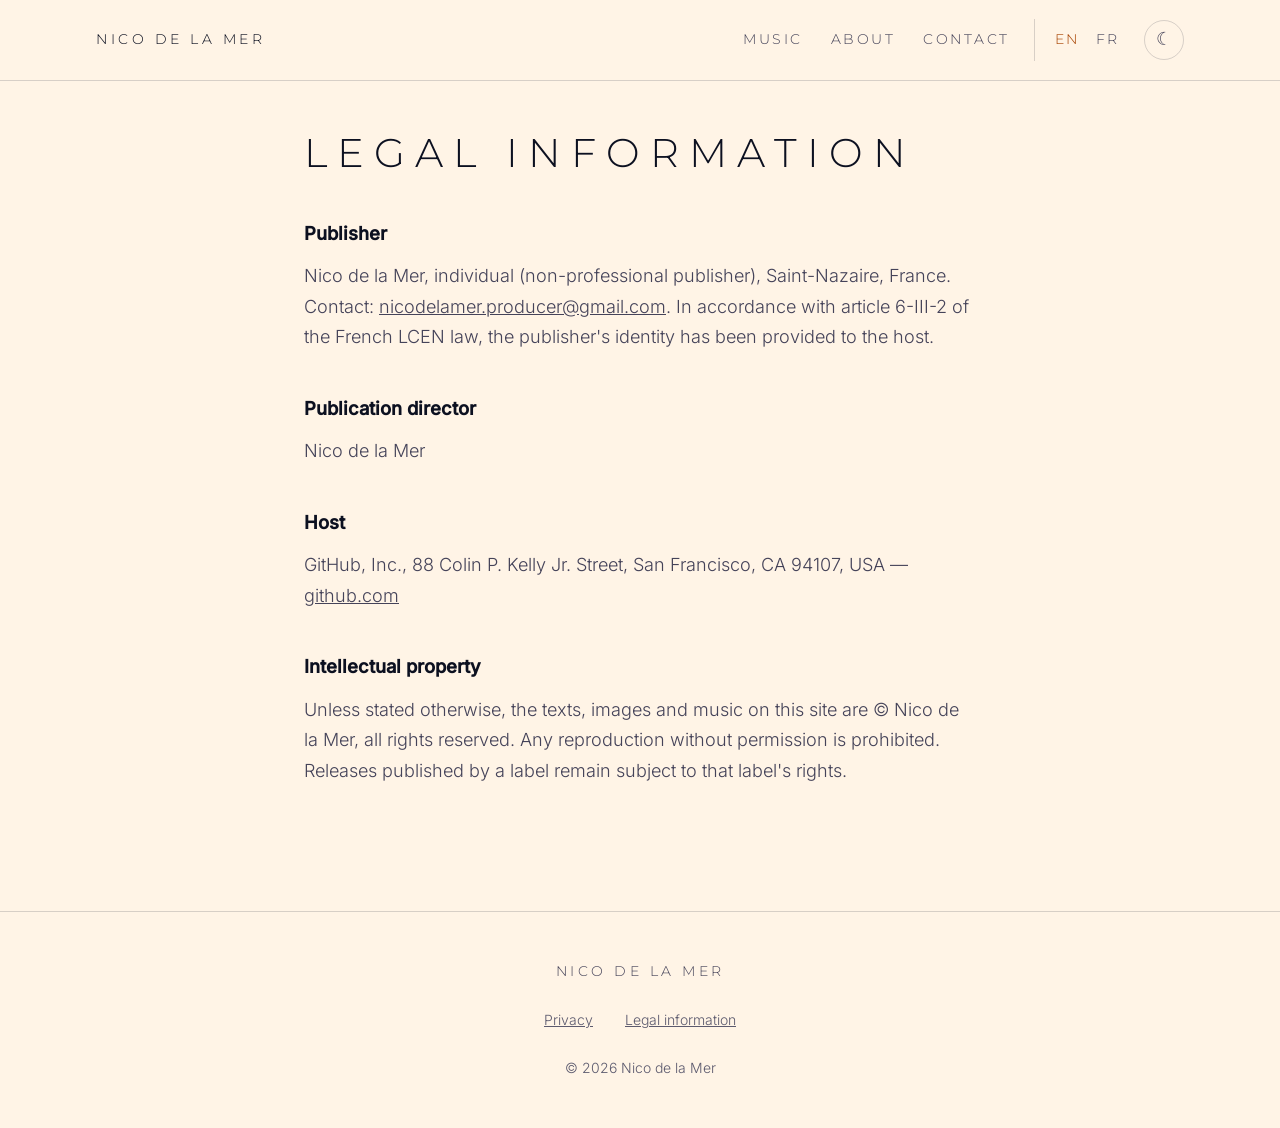
<file: en/legal/index.html>
<!doctype html>
<html lang="en">
<head>
<meta charset="utf-8">
<meta name="viewport" content="width=device-width, initial-scale=1">
<title>Legal information — Nico de la Mer</title>
<meta name="description" content="Legal information — Nico de la Mer.">
<meta name="theme-color" content="#fff4e6" media="(prefers-color-scheme: light)">
<meta name="theme-color" content="#0c1020" media="(prefers-color-scheme: dark)">
<link rel="canonical" href="https://nicodelamer.com/en/legal/">
<link rel="alternate" hreflang="en" href="https://nicodelamer.com/en/legal/">
<link rel="alternate" hreflang="fr" href="https://nicodelamer.com/fr/mentions-legales/">
<link rel="alternate" hreflang="x-default" href="https://nicodelamer.com/">
<meta property="og:type" content="website">
<meta property="og:site_name" content="Nico de la Mer">
<meta property="og:title" content="Legal information — Nico de la Mer">
<meta property="og:description" content="Legal information — Nico de la Mer.">
<meta property="og:url" content="https://nicodelamer.com/en/legal/">
<meta property="og:image" content="https://nicodelamer.com/assets/img/og.png">
<meta property="og:image:width" content="1200">
<meta property="og:image:height" content="630">
<meta property="og:locale" content="en_US">
<meta property="og:locale:alternate" content="fr_FR">
<meta name="twitter:card" content="summary_large_image">
<meta name="twitter:title" content="Legal information — Nico de la Mer">
<meta name="twitter:description" content="Legal information — Nico de la Mer.">
<meta name="twitter:image" content="https://nicodelamer.com/assets/img/og.png">
<link rel="icon" href="/favicon.svg" type="image/svg+xml">
<link rel="apple-touch-icon" href="/assets/img/apple-touch-icon.png">
<link rel="stylesheet" href="/css/tokens.css?v=20261125">
<link rel="stylesheet" href="/css/main.css?v=20261125">
<script src="/js/theme.js?v=20261125"></script>
</head>
<body>
<a class="skip" href="#main">Skip to content</a>
<header class="site-header">
<div class="wrap">
<a class="brand" href="/">Nico de la Mer</a>
<nav class="nav" aria-label="Main">
<a href="/#music">Music</a>
<a href="/#about">About</a>
<a href="/#contact">Contact</a>
<span class="lang"><a href="/en/legal/" hreflang="en" lang="en" aria-current="true">EN</a><a href="/fr/mentions-legales/" hreflang="fr" lang="fr">FR</a></span>
<button class="theme-toggle" type="button" hidden aria-label="Light or dark theme" aria-pressed="false"></button>
</nav>
</div>
</header>
<main id="main" class="wrap doc">
<h1 class="display">Legal information</h1>
<h2>Publisher</h2>
<p>Nico de la Mer, individual (non-professional publisher), Saint-Nazaire, France. Contact: <a href="mailto:nicodelamer.producer@gmail.com">nicodelamer.producer@gmail.com</a>. In accordance with article 6-III-2 of the French LCEN law, the publisher's identity has been provided to the host.</p>
<h2>Publication director</h2>
<p>Nico de la Mer</p>
<h2>Host</h2>
<p>GitHub, Inc., 88 Colin P. Kelly Jr. Street, San Francisco, CA 94107, USA — <a href="https://github.com" target="_blank" rel="noopener">github.com</a></p>
<h2>Intellectual property</h2>
<p>Unless stated otherwise, the texts, images and music on this site are © Nico de la Mer, all rights reserved. Any reproduction without permission is prohibited. Releases published by a label remain subject to that label's rights.</p>
</main>
<footer class="site-footer">
<a class="brand" href="/">Nico de la Mer</a>
<nav aria-label="Legal">
<a href="/en/privacy/">Privacy</a>
<a href="/en/legal/">Legal information</a>
</nav>
<p>© 2026 Nico de la Mer</p>
</footer>
<script src="/js/main.js?v=20261125" defer></script>
</body>
</html>
</file>
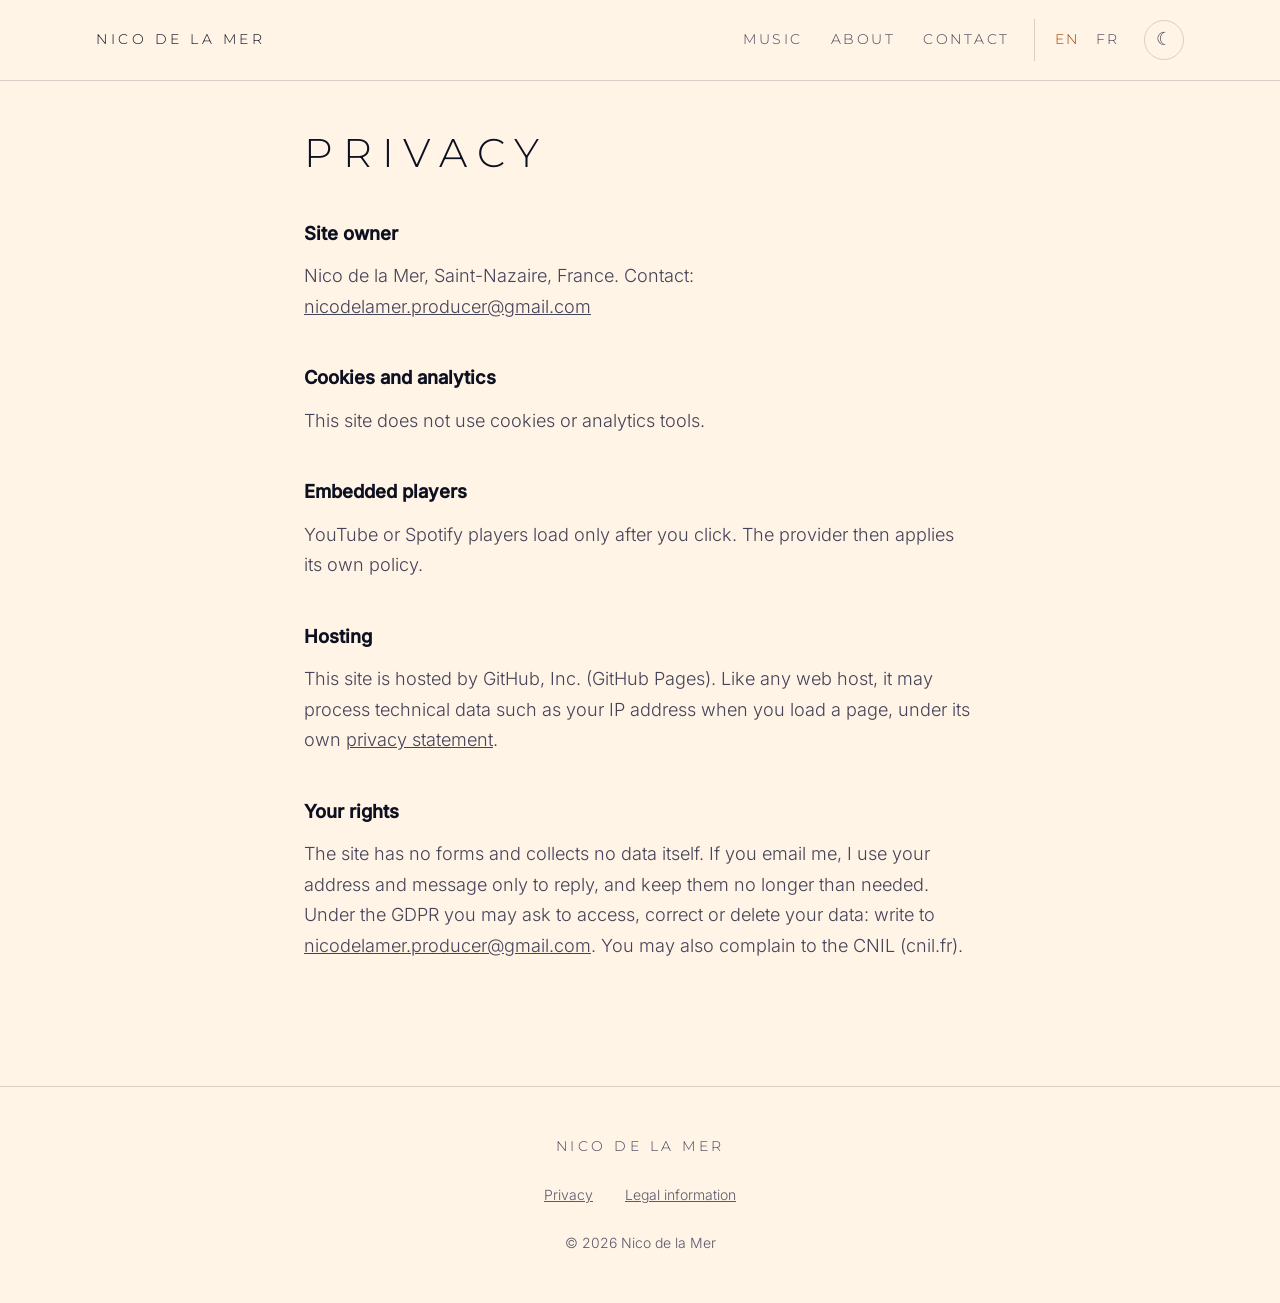
<file: en/privacy/index.html>
<!doctype html>
<html lang="en">
<head>
<meta charset="utf-8">
<meta name="viewport" content="width=device-width, initial-scale=1">
<title>Privacy — Nico de la Mer</title>
<meta name="description" content="Privacy — Nico de la Mer.">
<meta name="theme-color" content="#fff4e6" media="(prefers-color-scheme: light)">
<meta name="theme-color" content="#0c1020" media="(prefers-color-scheme: dark)">
<link rel="canonical" href="https://nicodelamer.com/en/privacy/">
<link rel="alternate" hreflang="en" href="https://nicodelamer.com/en/privacy/">
<link rel="alternate" hreflang="fr" href="https://nicodelamer.com/fr/confidentialite/">
<link rel="alternate" hreflang="x-default" href="https://nicodelamer.com/">
<meta property="og:type" content="website">
<meta property="og:site_name" content="Nico de la Mer">
<meta property="og:title" content="Privacy — Nico de la Mer">
<meta property="og:description" content="Privacy — Nico de la Mer.">
<meta property="og:url" content="https://nicodelamer.com/en/privacy/">
<meta property="og:image" content="https://nicodelamer.com/assets/img/og.png">
<meta property="og:image:width" content="1200">
<meta property="og:image:height" content="630">
<meta property="og:locale" content="en_US">
<meta property="og:locale:alternate" content="fr_FR">
<meta name="twitter:card" content="summary_large_image">
<meta name="twitter:title" content="Privacy — Nico de la Mer">
<meta name="twitter:description" content="Privacy — Nico de la Mer.">
<meta name="twitter:image" content="https://nicodelamer.com/assets/img/og.png">
<link rel="icon" href="/favicon.svg" type="image/svg+xml">
<link rel="apple-touch-icon" href="/assets/img/apple-touch-icon.png">
<link rel="stylesheet" href="/css/tokens.css?v=20261125">
<link rel="stylesheet" href="/css/main.css?v=20261125">
<script src="/js/theme.js?v=20261125"></script>
</head>
<body>
<a class="skip" href="#main">Skip to content</a>
<header class="site-header">
<div class="wrap">
<a class="brand" href="/">Nico de la Mer</a>
<nav class="nav" aria-label="Main">
<a href="/#music">Music</a>
<a href="/#about">About</a>
<a href="/#contact">Contact</a>
<span class="lang"><a href="/en/privacy/" hreflang="en" lang="en" aria-current="true">EN</a><a href="/fr/confidentialite/" hreflang="fr" lang="fr">FR</a></span>
<button class="theme-toggle" type="button" hidden aria-label="Light or dark theme" aria-pressed="false"></button>
</nav>
</div>
</header>
<main id="main" class="wrap doc">
<h1 class="display">Privacy</h1>
<h2>Site owner</h2>
<p>Nico de la Mer, Saint-Nazaire, France. Contact: <a href="mailto:nicodelamer.producer@gmail.com">nicodelamer.producer@gmail.com</a></p>
<h2>Cookies and analytics</h2>
<p>This site does not use cookies or analytics tools.</p>
<h2>Embedded players</h2>
<p>YouTube or Spotify players load only after you click. The provider then applies its own policy.</p>
<h2>Hosting</h2>
<p>This site is hosted by GitHub, Inc. (GitHub Pages). Like any web host, it may process technical data such as your IP address when you load a page, under its own <a href="https://docs.github.com/en/site-policy/privacy-policies/github-general-privacy-statement" target="_blank" rel="noopener">privacy statement</a>.</p>
<h2>Your rights</h2>
<p>The site has no forms and collects no data itself. If you email me, I use your address and message only to reply, and keep them no longer than needed. Under the GDPR you may ask to access, correct or delete your data: write to <a href="mailto:nicodelamer.producer@gmail.com">nicodelamer.producer@gmail.com</a>. You may also complain to the CNIL (cnil.fr).</p>
</main>
<footer class="site-footer">
<a class="brand" href="/">Nico de la Mer</a>
<nav aria-label="Legal">
<a href="/en/privacy/">Privacy</a>
<a href="/en/legal/">Legal information</a>
</nav>
<p>© 2026 Nico de la Mer</p>
</footer>
<script src="/js/main.js?v=20261125" defer></script>
</body>
</html>
</file>
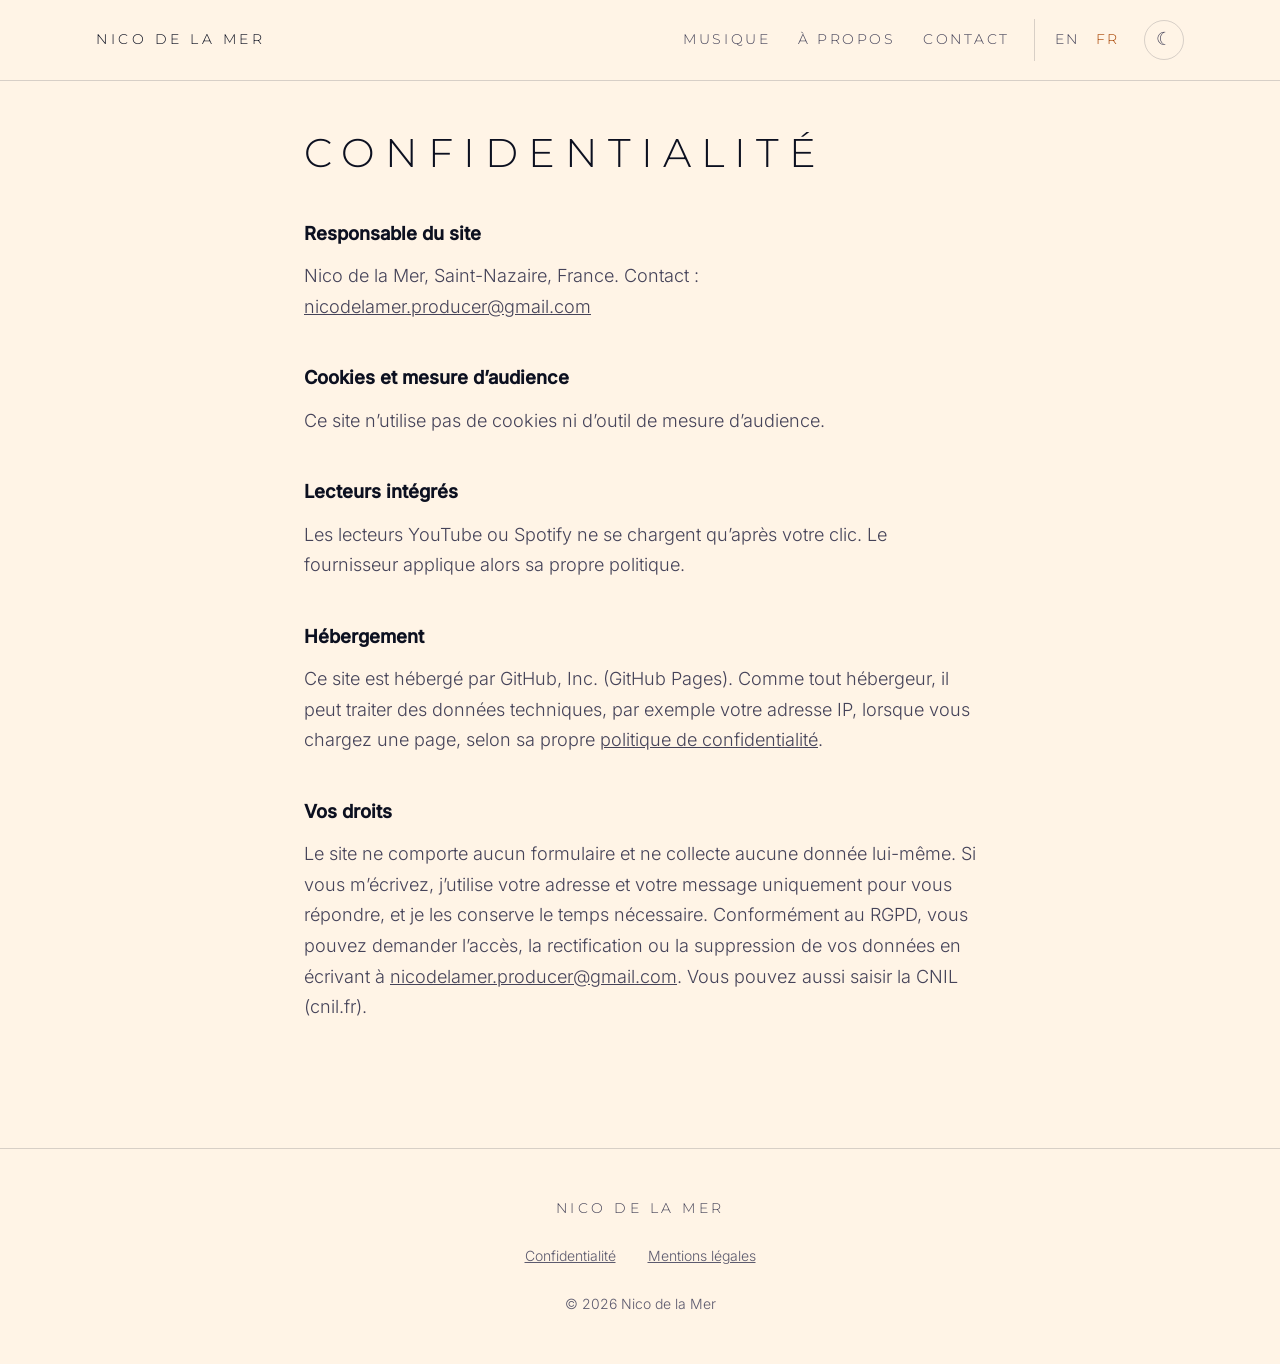
<file: fr/confidentialite/index.html>
<!doctype html>
<html lang="fr">
<head>
<meta charset="utf-8">
<meta name="viewport" content="width=device-width, initial-scale=1">
<title>Confidentialité — Nico de la Mer</title>
<meta name="description" content="Confidentialité — Nico de la Mer.">
<meta name="theme-color" content="#fff4e6" media="(prefers-color-scheme: light)">
<meta name="theme-color" content="#0c1020" media="(prefers-color-scheme: dark)">
<link rel="canonical" href="https://nicodelamer.com/fr/confidentialite/">
<link rel="alternate" hreflang="en" href="https://nicodelamer.com/en/privacy/">
<link rel="alternate" hreflang="fr" href="https://nicodelamer.com/fr/confidentialite/">
<link rel="alternate" hreflang="x-default" href="https://nicodelamer.com/">
<meta property="og:type" content="website">
<meta property="og:site_name" content="Nico de la Mer">
<meta property="og:title" content="Confidentialité — Nico de la Mer">
<meta property="og:description" content="Confidentialité — Nico de la Mer.">
<meta property="og:url" content="https://nicodelamer.com/fr/confidentialite/">
<meta property="og:image" content="https://nicodelamer.com/assets/img/og.png">
<meta property="og:image:width" content="1200">
<meta property="og:image:height" content="630">
<meta property="og:locale" content="fr_FR">
<meta property="og:locale:alternate" content="en_US">
<meta name="twitter:card" content="summary_large_image">
<meta name="twitter:title" content="Confidentialité — Nico de la Mer">
<meta name="twitter:description" content="Confidentialité — Nico de la Mer.">
<meta name="twitter:image" content="https://nicodelamer.com/assets/img/og.png">
<link rel="icon" href="/favicon.svg" type="image/svg+xml">
<link rel="apple-touch-icon" href="/assets/img/apple-touch-icon.png">
<link rel="stylesheet" href="/css/tokens.css?v=20261125">
<link rel="stylesheet" href="/css/main.css?v=20261125">
<script src="/js/theme.js?v=20261125"></script>
</head>
<body>
<a class="skip" href="#main">Aller au contenu</a>
<header class="site-header">
<div class="wrap">
<a class="brand" href="/fr/">Nico de la Mer</a>
<nav class="nav" aria-label="Principale">
<a href="/fr/#music">Musique</a>
<a href="/fr/#about">À propos</a>
<a href="/fr/#contact">Contact</a>
<span class="lang"><a href="/en/privacy/" hreflang="en" lang="en">EN</a><a href="/fr/confidentialite/" hreflang="fr" lang="fr" aria-current="true">FR</a></span>
<button class="theme-toggle" type="button" hidden aria-label="Thème clair ou sombre" aria-pressed="false"></button>
</nav>
</div>
</header>
<main id="main" class="wrap doc">
<h1 class="display">Confidentialité</h1>
<h2>Responsable du site</h2>
<p>Nico de la Mer, Saint-Nazaire, France. Contact : <a href="mailto:nicodelamer.producer@gmail.com">nicodelamer.producer@gmail.com</a></p>
<h2>Cookies et mesure d’audience</h2>
<p>Ce site n’utilise pas de cookies ni d’outil de mesure d’audience.</p>
<h2>Lecteurs intégrés</h2>
<p>Les lecteurs YouTube ou Spotify ne se chargent qu’après votre clic. Le fournisseur applique alors sa propre politique.</p>
<h2>Hébergement</h2>
<p>Ce site est hébergé par GitHub, Inc. (GitHub Pages). Comme tout hébergeur, il peut traiter des données techniques, par exemple votre adresse IP, lorsque vous chargez une page, selon sa propre <a href="https://docs.github.com/fr/site-policy/privacy-policies/github-general-privacy-statement" target="_blank" rel="noopener">politique de confidentialité</a>.</p>
<h2>Vos droits</h2>
<p>Le site ne comporte aucun formulaire et ne collecte aucune donnée lui-même. Si vous m’écrivez, j’utilise votre adresse et votre message uniquement pour vous répondre, et je les conserve le temps nécessaire. Conformément au RGPD, vous pouvez demander l’accès, la rectification ou la suppression de vos données en écrivant à <a href="mailto:nicodelamer.producer@gmail.com">nicodelamer.producer@gmail.com</a>. Vous pouvez aussi saisir la CNIL (cnil.fr).</p>
</main>
<footer class="site-footer">
<a class="brand" href="/fr/">Nico de la Mer</a>
<nav aria-label="Légal">
<a href="/fr/confidentialite/">Confidentialité</a>
<a href="/fr/mentions-legales/">Mentions légales</a>
</nav>
<p>© 2026 Nico de la Mer</p>
</footer>
<script src="/js/main.js?v=20261125" defer></script>
</body>
</html>
</file>
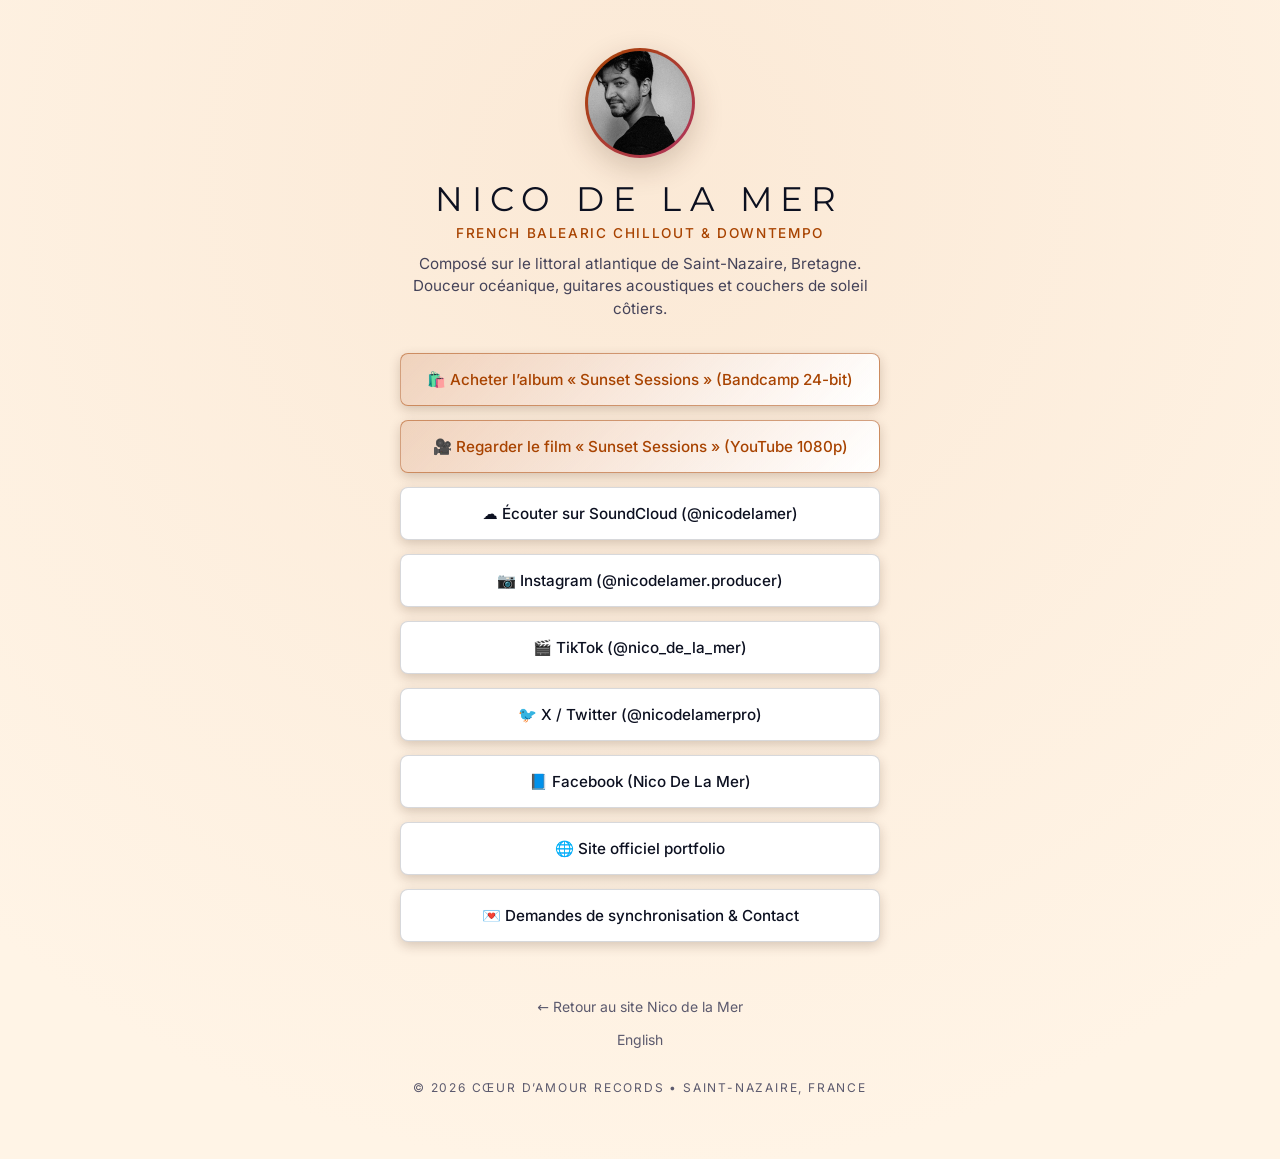
<file: fr/links/index.html>
<!doctype html>
<html lang="fr">
<head>
<meta charset="utf-8">
<meta name="viewport" content="width=device-width, initial-scale=1">
<title>Nico de la Mer — Liens officiels &amp; Musique</title>
<meta name="description" content="Liens officiels et musique de Nico de la Mer, producteur French Balearic Chillout &amp; Downtempo.">
<meta name="theme-color" content="#fff4e6" media="(prefers-color-scheme: light)">
<meta name="theme-color" content="#0c1020" media="(prefers-color-scheme: dark)">
<link rel="canonical" href="https://nicodelamer.com/fr/links/">
<link rel="alternate" hreflang="en" href="https://nicodelamer.com/links/">
<link rel="alternate" hreflang="fr" href="https://nicodelamer.com/fr/links/">
<link rel="alternate" hreflang="x-default" href="https://nicodelamer.com/links/">
<link rel="icon" href="/favicon.svg" type="image/svg+xml">
<link rel="apple-touch-icon" href="/assets/img/apple-touch-icon.png">
<link rel="stylesheet" href="/css/tokens.css?v=20261125">
<link rel="stylesheet" href="/css/links.css?v=20261125">
<script src="/js/theme.js?v=20261125"></script>
</head>
<body>
<div class="bio-hub">
  <div class="avatar-wrap">
    <img src="/assets/img/portrait.webp" alt="Nico de la Mer" class="avatar-img" width="110" height="110">
  </div>
  <h1 class="artist-title">Nico de la Mer</h1>
  <div class="tagline">French Balearic Chillout &amp; Downtempo</div>
  <p class="bio-text">Composé sur le littoral atlantique de Saint-Nazaire, Bretagne. Douceur océanique, guitares acoustiques et couchers de soleil côtiers.</p>

  <div class="links-group">
    <a href="https://nicodelamer.bandcamp.com" target="_blank" rel="noopener" class="link-btn featured">🛍️ Acheter l’album « Sunset Sessions » (Bandcamp 24-bit)</a>
    <a href="https://www.youtube.com/@nicodelamer" target="_blank" rel="noopener" class="link-btn featured">🎥 Regarder le film « Sunset Sessions » (YouTube 1080p)</a>
    <a href="https://soundcloud.com/nicodelamer" target="_blank" rel="noopener" class="link-btn">☁️ Écouter sur SoundCloud (@nicodelamer)</a>
    <a href="https://instagram.com/nicodelamer.producer" target="_blank" rel="noopener" class="link-btn">📷 Instagram (@nicodelamer.producer)</a>
    <a href="https://tiktok.com/@nico_de_la_mer" target="_blank" rel="noopener" class="link-btn">🎬 TikTok (@nico_de_la_mer)</a>
    <a href="https://x.com/nicodelamerpro" target="_blank" rel="noopener" class="link-btn">🐦 X / Twitter (@nicodelamerpro)</a>
    <a href="https://www.facebook.com/profile.php?id=61596800463457" target="_blank" rel="noopener" class="link-btn">📘 Facebook (Nico De La Mer)</a>
    <a href="/fr/" class="link-btn">🌐 Site officiel portfolio</a>
    <a href="mailto:nicodelamer.producer@gmail.com" class="link-btn">💌 Demandes de synchronisation &amp; Contact</a>
  </div>

  <a href="/fr/" class="back-to-site">← Retour au site Nico de la Mer</a>
  <a href="/links/" class="back-to-site" hreflang="en" lang="en">English</a>
  <div class="footer-sub">© 2026 Cœur d’Amour Records • Saint-Nazaire, France</div>
</div>
</body>
</html>
</file>
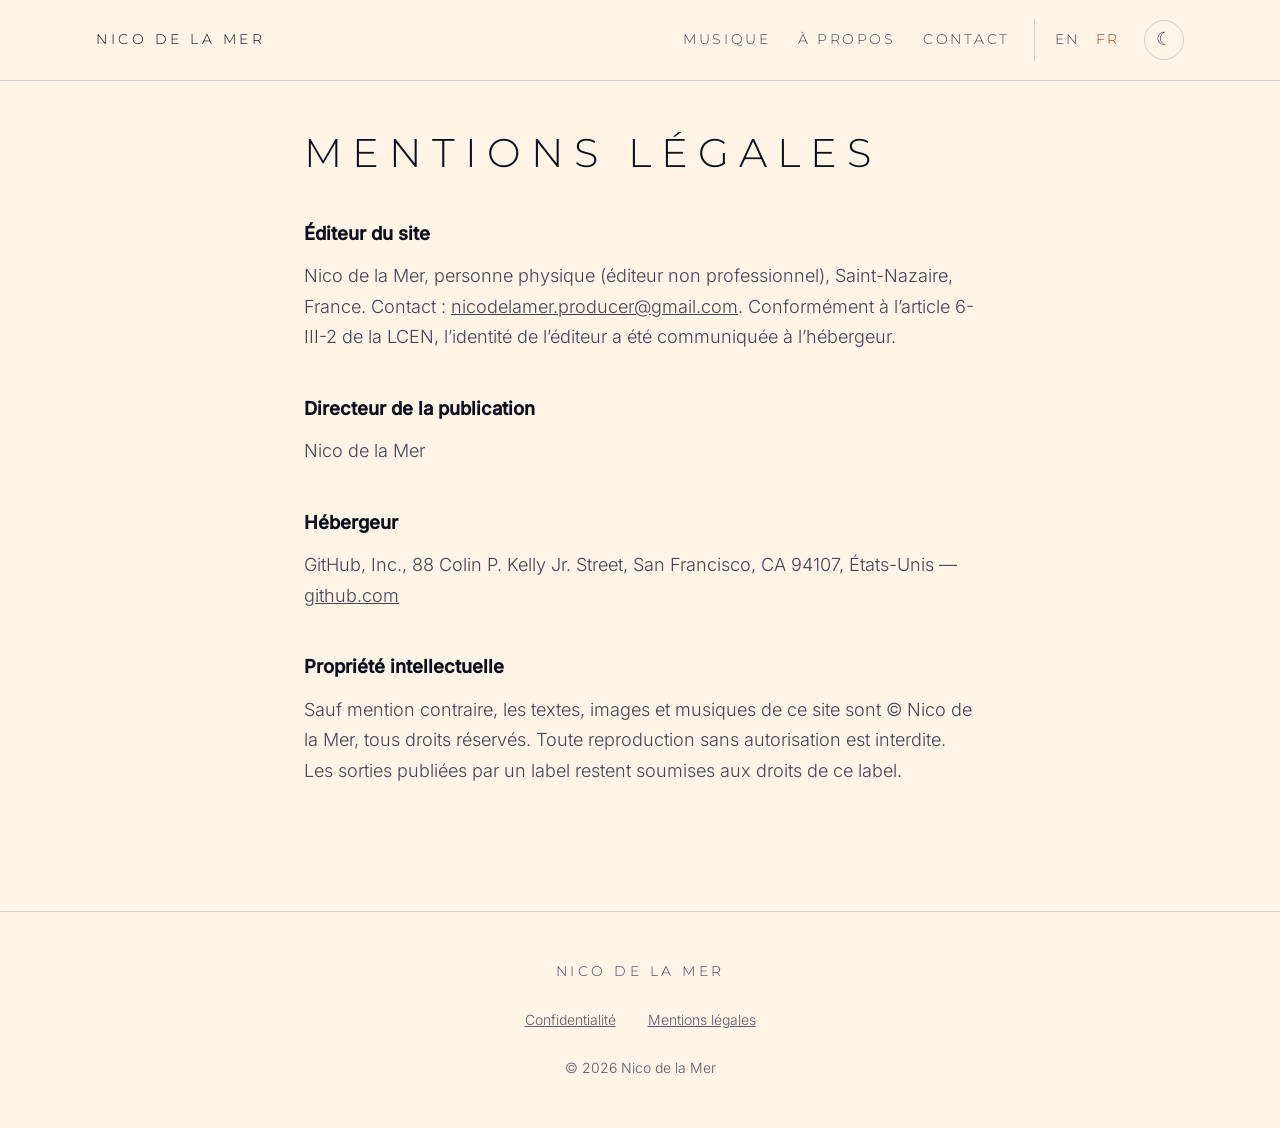
<file: fr/mentions-legales/index.html>
<!doctype html>
<html lang="fr">
<head>
<meta charset="utf-8">
<meta name="viewport" content="width=device-width, initial-scale=1">
<title>Mentions légales — Nico de la Mer</title>
<meta name="description" content="Mentions légales — Nico de la Mer.">
<meta name="theme-color" content="#fff4e6" media="(prefers-color-scheme: light)">
<meta name="theme-color" content="#0c1020" media="(prefers-color-scheme: dark)">
<link rel="canonical" href="https://nicodelamer.com/fr/mentions-legales/">
<link rel="alternate" hreflang="en" href="https://nicodelamer.com/en/legal/">
<link rel="alternate" hreflang="fr" href="https://nicodelamer.com/fr/mentions-legales/">
<link rel="alternate" hreflang="x-default" href="https://nicodelamer.com/">
<meta property="og:type" content="website">
<meta property="og:site_name" content="Nico de la Mer">
<meta property="og:title" content="Mentions légales — Nico de la Mer">
<meta property="og:description" content="Mentions légales — Nico de la Mer.">
<meta property="og:url" content="https://nicodelamer.com/fr/mentions-legales/">
<meta property="og:image" content="https://nicodelamer.com/assets/img/og.png">
<meta property="og:image:width" content="1200">
<meta property="og:image:height" content="630">
<meta property="og:locale" content="fr_FR">
<meta property="og:locale:alternate" content="en_US">
<meta name="twitter:card" content="summary_large_image">
<meta name="twitter:title" content="Mentions légales — Nico de la Mer">
<meta name="twitter:description" content="Mentions légales — Nico de la Mer.">
<meta name="twitter:image" content="https://nicodelamer.com/assets/img/og.png">
<link rel="icon" href="/favicon.svg" type="image/svg+xml">
<link rel="apple-touch-icon" href="/assets/img/apple-touch-icon.png">
<link rel="stylesheet" href="/css/tokens.css?v=20261125">
<link rel="stylesheet" href="/css/main.css?v=20261125">
<script src="/js/theme.js?v=20261125"></script>
</head>
<body>
<a class="skip" href="#main">Aller au contenu</a>
<header class="site-header">
<div class="wrap">
<a class="brand" href="/fr/">Nico de la Mer</a>
<nav class="nav" aria-label="Principale">
<a href="/fr/#music">Musique</a>
<a href="/fr/#about">À propos</a>
<a href="/fr/#contact">Contact</a>
<span class="lang"><a href="/en/legal/" hreflang="en" lang="en">EN</a><a href="/fr/mentions-legales/" hreflang="fr" lang="fr" aria-current="true">FR</a></span>
<button class="theme-toggle" type="button" hidden aria-label="Thème clair ou sombre" aria-pressed="false"></button>
</nav>
</div>
</header>
<main id="main" class="wrap doc">
<h1 class="display">Mentions légales</h1>
<h2>Éditeur du site</h2>
<p>Nico de la Mer, personne physique (éditeur non professionnel), Saint-Nazaire, France. Contact : <a href="mailto:nicodelamer.producer@gmail.com">nicodelamer.producer@gmail.com</a>. Conformément à l’article 6-III-2 de la LCEN, l’identité de l’éditeur a été communiquée à l’hébergeur.</p>
<h2>Directeur de la publication</h2>
<p>Nico de la Mer</p>
<h2>Hébergeur</h2>
<p>GitHub, Inc., 88 Colin P. Kelly Jr. Street, San Francisco, CA 94107, États-Unis — <a href="https://github.com" target="_blank" rel="noopener">github.com</a></p>
<h2>Propriété intellectuelle</h2>
<p>Sauf mention contraire, les textes, images et musiques de ce site sont © Nico de la Mer, tous droits réservés. Toute reproduction sans autorisation est interdite. Les sorties publiées par un label restent soumises aux droits de ce label.</p>
</main>
<footer class="site-footer">
<a class="brand" href="/fr/">Nico de la Mer</a>
<nav aria-label="Légal">
<a href="/fr/confidentialite/">Confidentialité</a>
<a href="/fr/mentions-legales/">Mentions légales</a>
</nav>
<p>© 2026 Nico de la Mer</p>
</footer>
<script src="/js/main.js?v=20261125" defer></script>
</body>
</html>
</file>
<file: css/tokens.css>
/* Дизайн-токены: единственное место, где живут цвета, шрифты и отступы.
   Источник — макет Stitch (design/). Меняйте значения здесь. */

/* ШРИФТЫ (самохостинг, лицензия OFL, подмножество latin — покрывает французский). */
@font-face { font-family: "Montserrat"; font-weight: 200 400; font-style: normal; font-display: swap;
  src: url("/assets/fonts/montserrat-var-latin.woff2") format("woff2"); }
@font-face { font-family: "Inter"; font-weight: 300 500; font-style: normal; font-display: swap;
  src: url("/assets/fonts/inter-var-latin.woff2") format("woff2"); }

:root {
  color-scheme: light dark;

  /* Цвета: light-dark(светлая, тёмная). Тема берётся из системы; переключатель
     в шапке ставит data-theme="light" или "dark" на <html>. */
  --c-bg: light-dark(#fff4e6, #0c1020);
  --c-surface: light-dark(#ffffff, #121830);     /* карточки */
  --c-surface-2: light-dark(#fbe9d6, #181f3b);
  --c-text: light-dark(#0c1020, #fff4e6);
  --c-text-muted: light-dark(#454359, #c4bdb8);  /* контраст ≥ 7:1 */
  --c-text-faint: light-dark(#5c5a6e, #a39da3);  /* контраст ≥ 6:1 */
  --c-accent: light-dark(#a84300, #ff9a4d);      /* sunset */
  --c-accent-hover: light-dark(#c24f08, #ffab68);
  --c-accent-ink: light-dark(#fff4e6, #0c1020);  /* текст на кнопке акцента */
  --c-accent-2: light-dark(#b03560, #e5708f);    /* rose */
  --c-line: light-dark(rgb(12 16 32 / 0.16), rgb(255 244 230 / 0.14));
  --c-tag-line: light-dark(rgb(12 16 32 / 0.35), rgb(255 244 230 / 0.3));
  --c-header-bg: light-dark(rgb(255 244 230 / 0.88), rgb(12 16 32 / 0.85));
  --c-glow: light-dark(rgb(168 67 0 / 0.2), rgb(255 154 77 / 0.12));
  --c-shadow: light-dark(rgb(60 30 10 / 0.2), rgb(0 0 0 / 0.45));
  --hero-sun: light-dark(rgb(255 154 77 / 0.5), rgb(255 154 77 / 0.35));
  --hero-rose: light-dark(rgb(229 112 143 / 0.3), rgb(229 112 143 / 0.22));
  --hero-top: light-dark(#ffe9d2, #0c1020);
  --hero-mid: light-dark(#ffd7b8, #1a1a3a);

  /* Шрифты */
  --f-display: "Montserrat", "Segoe UI", system-ui, -apple-system, sans-serif;
  --f-body: "Inter", system-ui, -apple-system, "Segoe UI", sans-serif;

  /* Размеры */
  --fs-body: clamp(1rem, 0.95rem + 0.25vw, 1.125rem);
  --fs-small: 0.875rem;
  --fs-h1: clamp(2.1rem, 1rem + 6vw, 5.5rem);
  --fs-h2: clamp(1.6rem, 1.2rem + 2vw, 2.5rem);
  --fs-h3: clamp(1.25rem, 1rem + 1.2vw, 2rem);

  --track-wide: 0.25em;
  --track-cinema: 0.35em;

  /* Сетка и отступы */
  --gutter: 1rem;
  --max-w: 72rem;
  --space-section: clamp(4rem, 3rem + 6vw, 8rem);
  --radius: 4px;
  --header-h: 4rem;
}

:root[data-theme="light"] { color-scheme: light; }
:root[data-theme="dark"] { color-scheme: dark; }

@media (min-width: 48em) {
  :root { --gutter: 2rem; --header-h: 5rem; }
}
</file>
<file: css/main.css>
/* Основные стили. Цвета и размеры — только через переменные из tokens.css */

*, *::before, *::after { box-sizing: border-box; }
html { scroll-behavior: smooth; scroll-padding-top: var(--header-h); -webkit-text-size-adjust: 100%; }
@media (prefers-reduced-motion: reduce) { html { scroll-behavior: auto; } * { transition: none !important; animation: none !important; } }

body {
  margin: 0;
  background: var(--c-bg);
  color: var(--c-text);
  font: 300 var(--fs-body)/1.7 var(--f-body);
  min-height: 100dvh;
  overflow-x: hidden;
}
img { display: block; max-width: 100%; height: auto; }
a { color: inherit; }
h1, h2, h3, h4, p, ul { margin: 0; }
ul { padding: 0; list-style: none; }
::selection { background: var(--c-accent); color: var(--c-accent-ink); }

:focus-visible { outline: 3px solid var(--c-accent); outline-offset: 3px; border-radius: 2px; }

.skip { position: absolute; left: var(--gutter); top: -4rem; background: var(--c-accent); color: var(--c-accent-ink);
  padding: .6rem 1rem; z-index: 100; font-weight: 500; }
.skip:focus { top: .5rem; }

.wrap { width: 100%; max-width: var(--max-w); margin-inline: auto; padding-inline: var(--gutter); }

/* Типографика */
.display { font-family: var(--f-display); font-weight: 300; text-transform: uppercase; letter-spacing: var(--track-wide); line-height: 1.25; }
h2 { font-size: var(--fs-h2); }
h3 { font-size: var(--fs-h3); }
.eyebrow { font-family: var(--f-display); font-size: var(--fs-small); text-transform: uppercase; letter-spacing: var(--track-wide); }

/* Шапка */
.site-header { position: fixed; inset: 0 0 auto 0; z-index: 50; background: var(--c-header-bg);
  backdrop-filter: blur(10px); border-bottom: 1px solid var(--c-line); }
.site-header .wrap { min-height: var(--header-h); display: flex; align-items: center; justify-content: space-between; gap: 1rem; flex-wrap: wrap; padding-block: .5rem; }
.brand { font-family: var(--f-display); font-size: var(--fs-small); letter-spacing: var(--track-wide); text-transform: uppercase; text-decoration: none; }
.nav { display: flex; align-items: center; flex-wrap: wrap; gap: .25rem 1.25rem; }
.nav a { font-family: var(--f-display); font-size: var(--fs-small); letter-spacing: .18em; text-transform: uppercase;
  color: var(--c-text-muted); text-decoration: none; padding: .6rem .25rem; transition: color .25s; }
.nav a:hover { color: var(--c-accent); }
.nav .lang { border-left: 1px solid var(--c-line); padding-left: 1rem; display: flex; gap: .5rem; }
.nav .lang a[aria-current="true"] { color: var(--c-accent); }

/* Кнопки */
.btn { display: inline-flex; align-items: center; justify-content: center; min-height: 3rem; padding: .75rem 2rem;
  border-radius: var(--radius); font-family: var(--f-display); font-size: var(--fs-small); font-weight: 500;
  letter-spacing: var(--track-wide); text-transform: uppercase; text-decoration: none; cursor: pointer;
  border: 1px solid transparent; transition: background-color .25s, transform .25s; background: none; color: var(--c-text); }
.btn-primary { background: var(--c-accent); color: var(--c-accent-ink); box-shadow: 0 8px 24px var(--c-glow); }
.btn-primary:hover { background: var(--c-accent-hover); }
.btn-ghost { border-color: var(--c-accent-2); }
.btn-ghost:hover { background: rgb(229 112 143 / .14); }
.btn-row { display: flex; flex-wrap: wrap; gap: 1rem; }

/* Герой */
.hero { position: relative; min-height: 100dvh; display: grid; place-items: center; text-align: center;
  padding: calc(var(--header-h) + 2rem) var(--gutter) 3rem; overflow: hidden; isolation: isolate;
  /* Закат без картинки. TODO(owner): фото героя — см. README.ru.md */
  background:
    radial-gradient(ellipse 60% 30% at 50% 62%, var(--hero-sun), transparent 70%),
    radial-gradient(ellipse 90% 40% at 50% 64%, var(--hero-rose), transparent 75%),
    linear-gradient(to bottom, var(--hero-top) 0%, var(--hero-mid) 55%, var(--c-bg) 100%); }
.hero::after { content: ""; position: absolute; inset: auto 0 0 0; height: 38%; z-index: -1;
  background: linear-gradient(to bottom, transparent, var(--c-bg)); }
.hero-inner { max-width: 56rem; display: grid; justify-items: center; gap: 1.5rem; }
.hero h1 { font-size: var(--fs-h1); letter-spacing: var(--track-cinema); text-wrap: balance; padding-inline-start: var(--track-cinema); font-weight: 300; }
.hero .role { color: var(--c-accent); font-size: clamp(1rem, .9rem + .8vw, 1.5rem); letter-spacing: var(--track-wide); }
.hero .lead { color: var(--c-text-muted); max-width: 40rem; text-wrap: balance; }
.hero .btn-row { justify-content: center; margin-top: .5rem; }

/* Секции */
.section { padding-block: var(--space-section); border-top: 1px solid var(--c-line); }
.section > .wrap > h2 { margin-bottom: 3rem; text-align: center; }

/* Альбом */
.album { display: grid; gap: 2rem; background: var(--c-surface); border: 1px solid var(--c-line); border-radius: var(--radius); padding: clamp(1.25rem, 4vw, 3rem); align-items: center; }
.cover { position: relative; aspect-ratio: 1; border-radius: var(--radius); overflow: hidden; border: 1px solid var(--c-line); box-shadow: 0 24px 60px var(--c-shadow); }
.cover img, .cover iframe { width: 100%; height: 100%; object-fit: cover; border: 0; }
.album-info { display: grid; gap: 1.25rem; align-content: center; }
.album-info .meta { color: var(--c-text-muted); }
.embed-note { color: var(--c-text-faint); font-size: var(--fs-small); }

.soon-title { margin: 4rem 0 1.5rem; text-align: center; font-size: var(--fs-h3); }
.soon { display: grid; gap: 1.5rem; }
.soon li { background: var(--c-surface); border: 1px solid var(--c-line); border-radius: var(--radius); padding: 1.25rem; display: grid; gap: 1.25rem; }
.soon .ph { aspect-ratio: 1; border-radius: var(--radius); display: grid; place-items: center; color: var(--c-text-faint);
  background: linear-gradient(135deg, var(--c-surface-2), var(--c-bg)); border: 1px solid var(--c-line); }
.soon .tag { color: var(--c-accent); font-weight: 500; }
.soon h4 { font-size: 1.1rem; margin-top: .5rem; }

/* Обо мне */
.about { display: grid; gap: 2.5rem; align-items: center; }
.photo { aspect-ratio: 4/5; display: grid; place-items: center; background: var(--c-surface); border: 1px solid var(--c-line);
  border-radius: var(--radius); color: var(--c-text-faint); font-family: var(--f-display); letter-spacing: var(--track-wide); text-transform: uppercase; font-size: var(--fs-small); }
.about-text { display: grid; gap: 1.5rem; color: var(--c-text-muted); }
.about-text h2 { color: var(--c-text); text-align: left; margin: 0; }
.tags { display: flex; flex-wrap: wrap; gap: .75rem; }
.tags li { border: 1px solid var(--c-tag-line); border-radius: 999px; padding: .4rem 1.1rem; font-family: var(--f-display); font-size: .75rem; letter-spacing: var(--track-wide); text-transform: uppercase; color: var(--c-text-muted); }

/* Контакты */
.contact { text-align: center; display: grid; gap: 2rem; justify-items: center; }
.contact .mail { color: var(--c-accent); font-size: clamp(1.1rem, 1rem + 1.5vw, 1.75rem); text-underline-offset: .3em; word-break: break-word; }
.socials { display: flex; flex-wrap: wrap; justify-content: center; gap: .75rem; }
.socials a { display: inline-flex; align-items: center; min-height: 2.75rem; padding: .5rem 1.25rem; border: 1px solid var(--c-line); border-radius: 999px;
  font-family: var(--f-display); font-size: var(--fs-small); letter-spacing: .15em; text-transform: uppercase; text-decoration: none; color: var(--c-text-muted); transition: color .25s, border-color .25s; }
.socials a:hover { color: var(--c-accent); border-color: var(--c-accent); }

/* Подвал */
.site-footer { border-top: 1px solid var(--c-line); padding-block: 3rem; text-align: center; display: grid; gap: 1rem; justify-items: center; color: var(--c-text-faint); font-size: var(--fs-small); }
.site-footer .brand { color: var(--c-text-muted); }
.site-footer nav { display: flex; gap: 1.5rem; flex-wrap: wrap; justify-content: center; }
.site-footer nav a { padding: .5rem .25rem; }

/* Простые страницы (приватность, юр. информация, 404) */
.doc { padding-top: calc(var(--header-h) + 3rem); padding-bottom: var(--space-section); max-width: 46rem; }
.doc h1 { font-size: var(--fs-h2); margin-bottom: 2rem; }
.doc h2 { font-size: 1.15rem; margin: 2.5rem 0 .75rem; text-align: left; }
.doc p, .doc li { color: var(--c-text-muted); }
.doc ul { list-style: disc; padding-left: 1.25rem; }
.doc .draft { border: 1px dashed var(--c-accent-2); padding: 1rem; border-radius: var(--radius); margin-bottom: 2rem; color: var(--c-text); }

@media (max-width: 47.99em) {
  .site-header .wrap { gap: 0; }
  .nav { gap: 0 .75rem; width: 100%; justify-content: space-between; }
  .nav a { letter-spacing: .08em; font-size: .8rem; padding: .5rem .15rem; }
  .nav .lang { border-left: 0; padding-left: 0; gap: .25rem; }
  .brand { display: none; }
  :root { --header-h: 3.25rem; }
}

@media (min-width: 48em) {
  .album { grid-template-columns: 1fr 1fr; gap: 3rem; }
  .soon { grid-template-columns: repeat(3, 1fr); }
  .about { grid-template-columns: 1fr 1fr; gap: 5rem; }
}

.photo { overflow: hidden; }
.photo img { width: 100%; height: 100%; object-fit: cover; }

/* Переключатель темы */
.theme-toggle { background: none; border: 1px solid var(--c-line); border-radius: 999px; color: var(--c-text-muted); cursor: pointer;
  width: 2.5rem; height: 2.5rem; display: inline-grid; place-items: center; font-size: 1.1rem; line-height: 1; transition: color .25s, border-color .25s; }
.theme-toggle:hover { color: var(--c-accent); border-color: var(--c-accent); }
.theme-toggle[hidden] { display: none; }
</file>
<file: css/links.css>
* { box-sizing: border-box; margin: 0; padding: 0; }
  body {
    background: radial-gradient(circle at 50% 15%, var(--c-surface-2) 0%, var(--c-bg) 85%);
    color: var(--c-text);
    font-family: var(--f-body);
    min-height: 100vh;
    display: flex;
    flex-direction: column;
    align-items: center;
    padding: 3rem 1rem 4rem 1rem;
  }
  .bio-hub {
    width: 100%;
    max-width: 480px;
    display: flex;
    flex-direction: column;
    align-items: center;
    text-align: center;
  }
  .avatar-wrap {
    width: 110px;
    height: 110px;
    border-radius: 50%;
    padding: 3px;
    background: linear-gradient(135deg, var(--c-accent), var(--c-accent-2));
    box-shadow: 0 10px 30px var(--c-shadow);
    margin-bottom: 1.25rem;
  }
  .avatar-img {
    width: 100%;
    height: 100%;
    border-radius: 50%;
    object-fit: cover;
    background: var(--c-surface);
  }
  .artist-title {
    font-family: var(--f-display);
    font-size: clamp(1.6rem, 1.2rem + 1.5vw, 2.1rem);
    letter-spacing: var(--track-wide);
    text-transform: uppercase;
    font-weight: 400;
    margin-bottom: 0.35rem;
  }
  .tagline {
    font-size: 0.85rem;
    letter-spacing: 0.12em;
    text-transform: uppercase;
    color: var(--c-accent);
    font-weight: 500;
    margin-bottom: 0.75rem;
  }
  .bio-text {
    font-size: 0.95rem;
    color: var(--c-text-muted);
    line-height: 1.5;
    margin-bottom: 2rem;
  }
  .links-group {
    width: 100%;
    display: flex;
    flex-direction: column;
    gap: 0.875rem;
    margin-bottom: 2.5rem;
  }
  .link-btn {
    display: flex;
    align-items: center;
    justify-content: center;
    gap: 0.5rem;
    padding: 1rem 1.25rem;
    background: var(--c-surface);
    border: 1px solid var(--c-line);
    border-radius: 8px;
    color: var(--c-text);
    text-decoration: none;
    font-size: 0.95rem;
    font-weight: 500;
    transition: all 0.2s ease;
    box-shadow: 0 4px 12px var(--c-shadow);
  }
  .link-btn:hover, .link-btn:focus-visible {
    transform: translateY(-2px);
    background: var(--c-surface-2);
    border-color: var(--c-accent);
    color: var(--c-text);
    box-shadow: 0 6px 20px color-mix(in srgb, var(--c-accent) 25%, transparent);
  }
  .link-btn.featured {
    background: linear-gradient(135deg, color-mix(in srgb, var(--c-accent) 15%, transparent), var(--c-surface));
    border-color: color-mix(in srgb, var(--c-accent) 50%, transparent);
    color: var(--c-accent);
  }
  .link-btn.featured:hover {
    background: linear-gradient(135deg, color-mix(in srgb, var(--c-accent) 30%, transparent), var(--c-surface-2));
    color: var(--c-text);
  }
  .back-to-site {
    margin-top: 1rem;
    font-size: 0.875rem;
    color: var(--c-text-faint);
    text-decoration: none;
    transition: color 0.2s;
  }
  .back-to-site:hover {
    color: var(--c-accent);
  }
  .footer-sub {
    margin-top: 2rem;
    font-size: 0.75rem;
    letter-spacing: 0.15em;
    text-transform: uppercase;
    color: var(--c-text-faint);
  }
</file>
